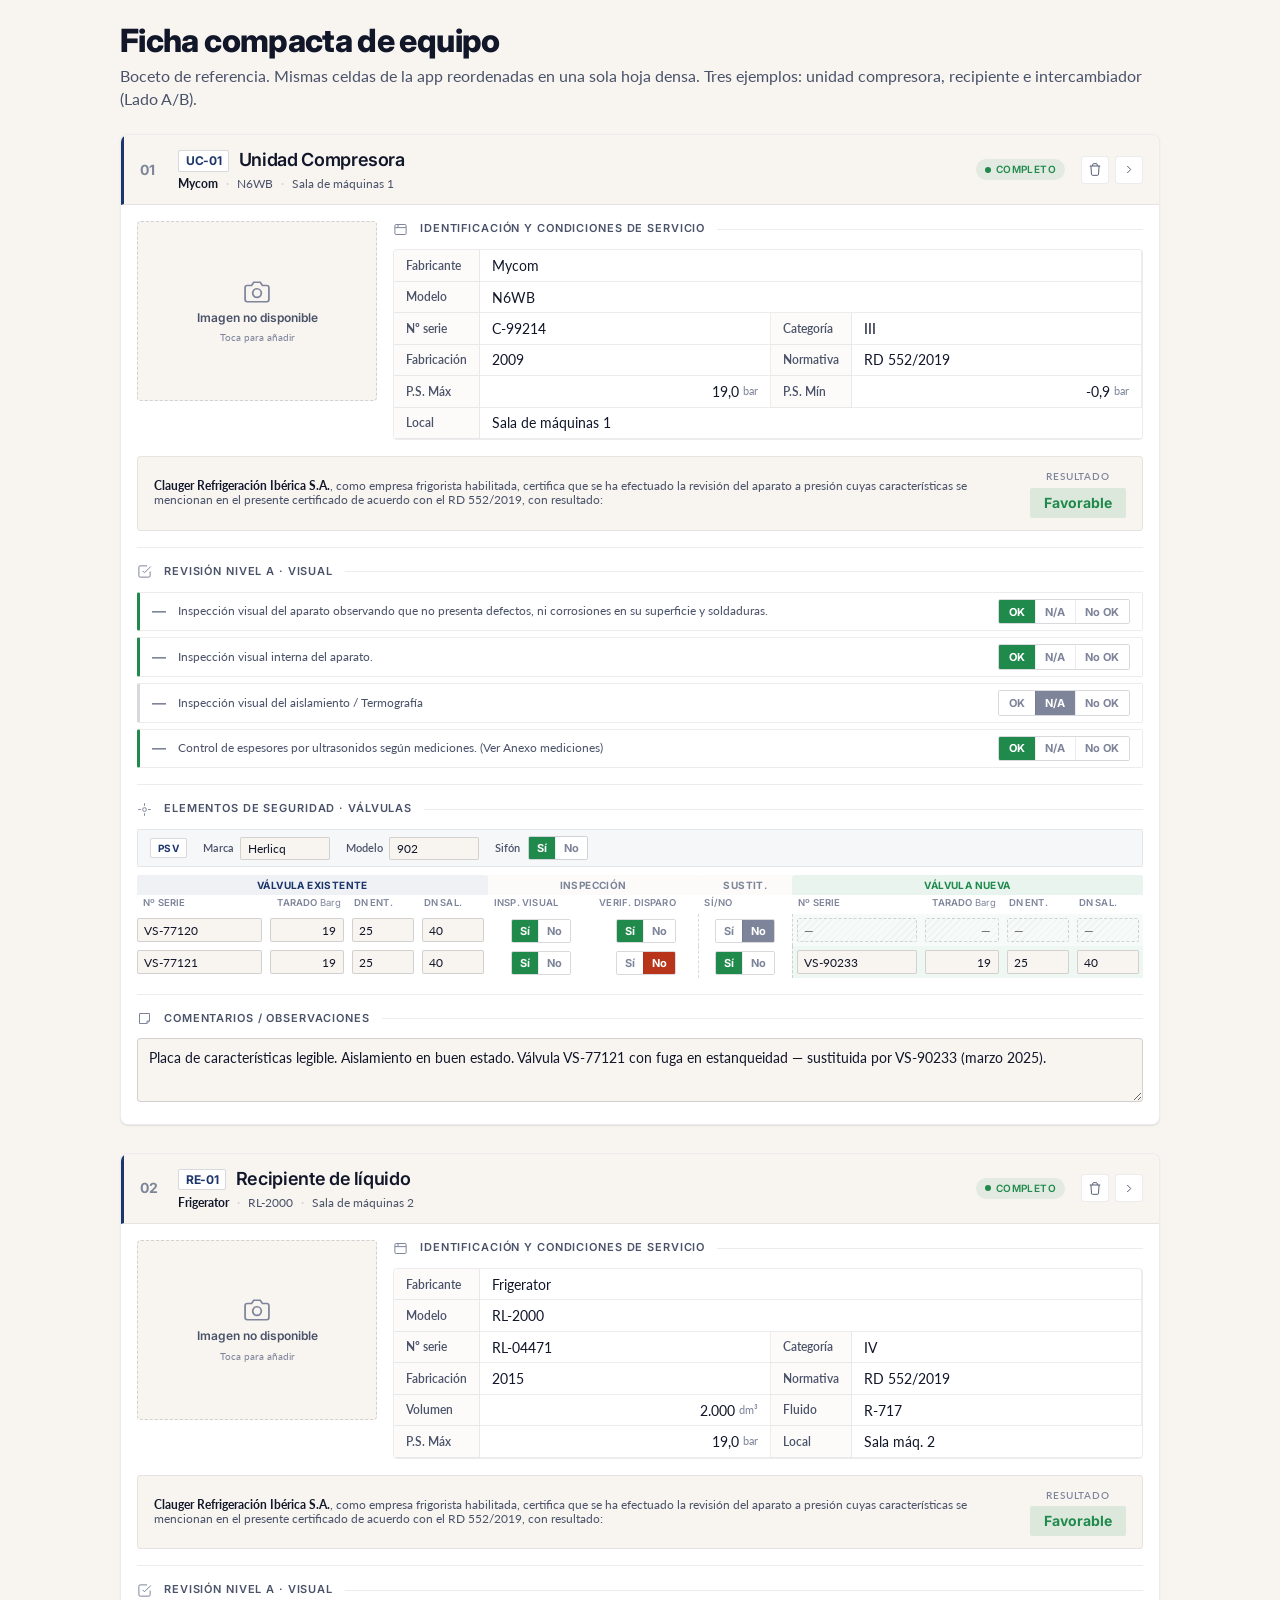
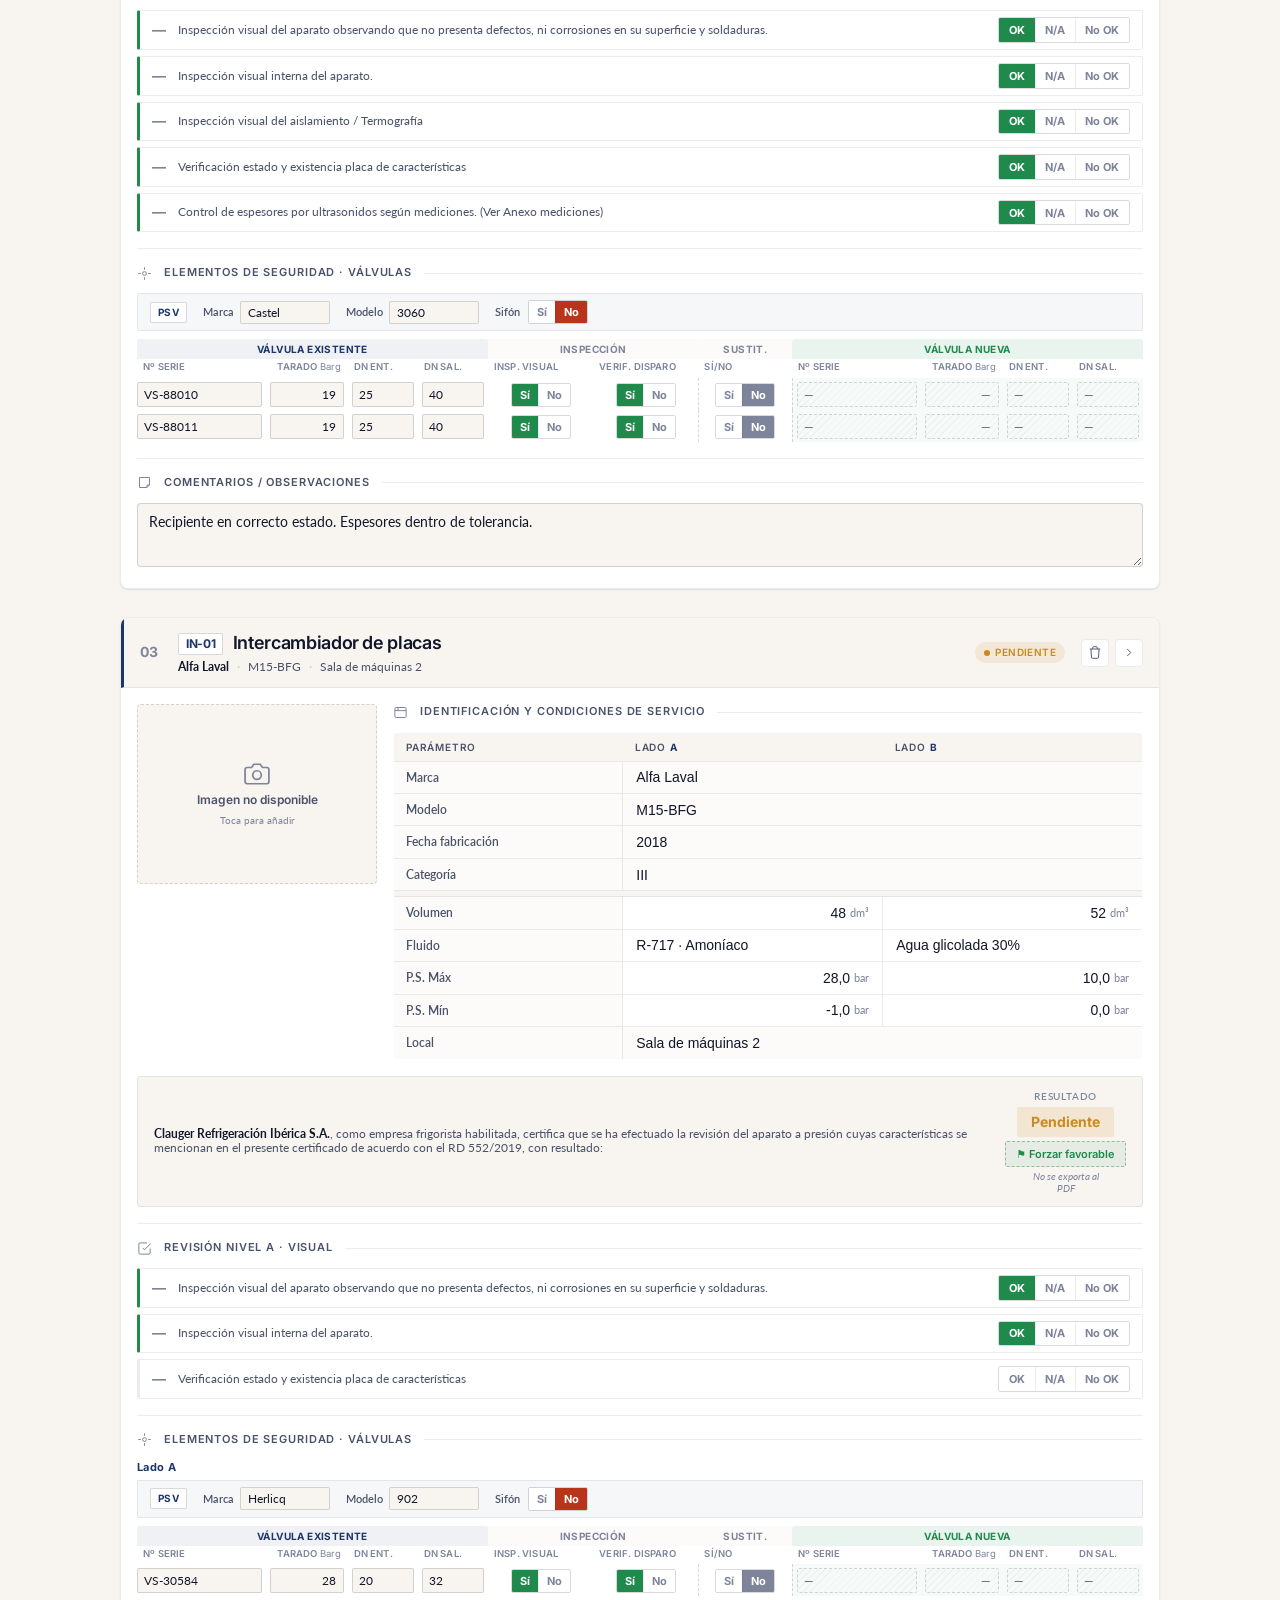
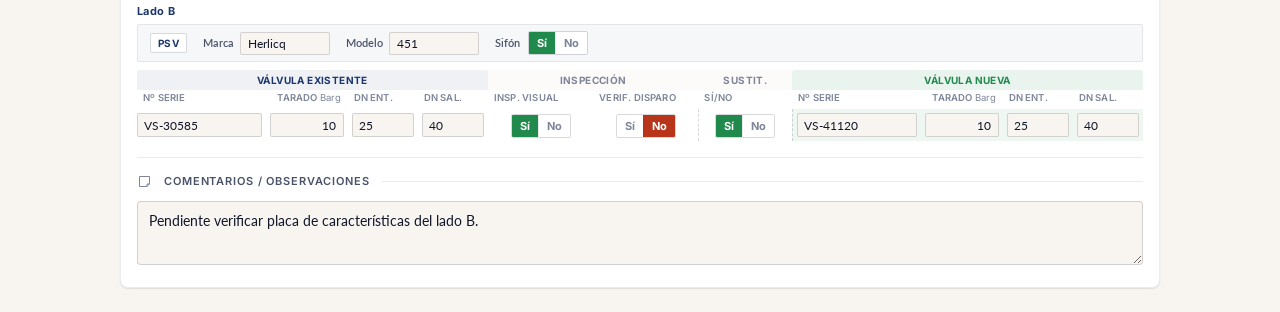
<file: design/Equipos - Ficha Compacta -referencia-.html>
<!DOCTYPE html>
<html lang="es">
<head>
<meta charset="UTF-8">
<meta name="viewport" content="width=device-width, initial-scale=1">
<title>Ficha compacta de equipo — referencia para Claude Code</title>
<!-- ============================================================
     BOCETO DE REFERENCIA — Ficha compacta de equipo (Clauger)
     Archivo autocontenido: tokens + estilos + maquetacion incrustados.
     No requiere conexion ni archivos externos.
     Clases clave a reutilizar:
       .eq / .eq-bar / .eq-body   -> tarjeta de equipo
       .ficha-top / .dsheet       -> foto + identificacion
       .ab / .ab-comb             -> tabla A/B con celdas combinadas
       .cert / .res-force         -> certificacion + "forzar favorable"
       .ck / .seg                 -> checklist Nivel A (Si/No/NA)
       .psv-gen                   -> bloque generico PSV (Marca/Modelo/Sifon)
       .vtab--pair                -> tabla de valvulas existente|nueva con DN ent/sal
     ============================================================ -->
<style>
/* ===== design tokens (Clauger) ===== */
/* ==========================================================================
   Clauger Design System — Tokens
   Source: Clauger Brand Guidelines V4 (WIP), 2025/2026
   ========================================================================== */

@import url('https://fonts.googleapis.com/css2?family=Inter:wght@300;400;500;600;700;800&family=Lato:wght@300;400;700;900&display=swap');

:root {
  /* ---------- Core palette (web) ---------- */
  --c-bleu-sombre:       #111629;  /* Replaces black in most cases */
  --c-bleu-intermediate: #152849;
  --c-bleu:              #1c366c;  /* Logo blue (post-2025 adjustment) */
  --c-beige:             #ebe2d6;
  --c-ecru:              #f8f5f1;  /* Replaces white in most cases */
  --c-noir-pur:          #000000;  /* Reserved use */
  --c-blanc-pur:         #ffffff;  /* Reserved use */

  /* Logo accent — Pantone 654C reference */
  --c-rouge-logo:        #d32525;

  /* ---------- Market accents ---------- */
  --c-mkt-panification:  #daaa55;
  --c-mkt-patinoires:    #bfc3cf;
  --c-mkt-laitiers:      #b6dccf;
  --c-mkt-fruits:        #dbe38d;
  --c-mkt-viandes:       #f19f8a;
  --c-mkt-boisson:       #f7ae6a;
  --c-mkt-fromagerie:    #fec748;
  --c-mkt-environnement: #72bb6c;

  /* ---------- Semantic ---------- */
  --bg-page:        var(--c-ecru);
  --bg-surface:     #ffffff;
  --bg-raised:      var(--c-beige);
  --bg-inverse:     var(--c-bleu-sombre);

  --ink-primary:    var(--c-bleu-sombre);
  --ink-secondary:  #4a5269;
  --ink-tertiary:   #7e859a;
  --ink-on-dark:    var(--c-ecru);
  --ink-link:       var(--c-bleu);

  --line-soft:      rgba(17, 22, 41, 0.08);
  --line-medium:    rgba(17, 22, 41, 0.16);
  --line-strong:    rgba(17, 22, 41, 0.32);
  --line-on-dark:   rgba(248, 245, 241, 0.16);

  --feedback-success: #1f8a4c;
  --feedback-warning: #c98a1f;
  --feedback-danger:  #b8351c;
  --feedback-info:    var(--c-bleu);

  /* ---------- Type ---------- */
  --font-display: 'Inter', 'Aptos', 'Arial', system-ui, sans-serif;
  --font-body:    'Lato', 'Aptos', 'Arial', system-ui, sans-serif;
  --font-mono:    'JetBrains Mono', 'Menlo', monospace;

  /* Body text base = 10pt as per brandbook; secondary +50% = 15pt; primary 22.5pt */
  /* Translated to a screen scale anchored at 16px */
  --fs-12: 0.75rem;   /* 12 — meta/caption */
  --fs-14: 0.875rem;  /* 14 — small */
  --fs-16: 1rem;      /* 16 — body default */
  --fs-18: 1.125rem;  /* 18 — body large */
  --fs-20: 1.25rem;   /* 20 — lead */
  --fs-24: 1.5rem;    /* 24 — h4 / sub */
  --fs-32: 2rem;      /* 32 — h3 */
  --fs-44: 2.75rem;   /* 44 — h2 */
  --fs-60: 3.75rem;   /* 60 — h1 */
  --fs-88: 5.5rem;    /* 88 — display */

  --lh-tight:   1.05;
  --lh-snug:    1.2;
  --lh-normal:  1.45;
  --lh-relaxed: 1.6;

  --tracking-tight: -0.02em;
  --tracking-normal: 0;
  --tracking-wide:  0.04em;
  --tracking-caps:  0.08em;

  /* ---------- Spacing ---------- */
  --space-0:  0;
  --space-1:  0.25rem;
  --space-2:  0.5rem;
  --space-3:  0.75rem;
  --space-4:  1rem;
  --space-5:  1.5rem;
  --space-6:  2rem;
  --space-7:  3rem;
  --space-8:  4rem;
  --space-9:  6rem;
  --space-10: 8rem;

  /* ---------- Radii ---------- */
  --radius-none: 0;
  --radius-sm:   2px;
  --radius-md:   4px;
  --radius-lg:   8px;
  --radius-xl:   12px;
  --radius-pill: 999px;

  /* ---------- Elevation ---------- */
  --shadow-flat: none;
  --shadow-sm:   0 1px 2px rgba(17, 22, 41, 0.06), 0 1px 1px rgba(17, 22, 41, 0.04);
  --shadow-md:   0 4px 12px rgba(17, 22, 41, 0.08), 0 1px 2px rgba(17, 22, 41, 0.04);
  --shadow-lg:   0 12px 32px rgba(17, 22, 41, 0.12), 0 2px 6px rgba(17, 22, 41, 0.06);
  --shadow-focus: 0 0 0 3px rgba(28, 54, 108, 0.32);

  /* ---------- Motion ---------- */
  --ease-standard: cubic-bezier(0.2, 0, 0, 1);
  --ease-emphasis: cubic-bezier(0.3, 0, 0, 1.1);
  --dur-quick: 120ms;
  --dur-base:  200ms;
  --dur-slow:  360ms;

  /* ---------- Layout ---------- */
  --container-narrow: 720px;
  --container:        1120px;
  --container-wide:   1440px;
  --grid-gutter:      24px;
  --gridline-width:   1px;
}

/* ---------- Base reset/utilities for system pages ---------- */
*, *::before, *::after { box-sizing: border-box; }

html, body {
  margin: 0;
  padding: 0;
  background: var(--bg-page);
  color: var(--ink-primary);
  font-family: var(--font-body);
  font-size: var(--fs-16);
  line-height: var(--lh-normal);
  -webkit-font-smoothing: antialiased;
  -moz-osx-font-smoothing: grayscale;
  text-rendering: optimizeLegibility;
}

h1, h2, h3, h4, h5, h6 {
  font-family: var(--font-display);
  color: var(--ink-primary);
  margin: 0;
  letter-spacing: var(--tracking-tight);
  font-weight: 700;
}

h1 { font-size: var(--fs-60); line-height: var(--lh-tight); font-weight: 800; }
h2 { font-size: var(--fs-44); line-height: var(--lh-tight); font-weight: 700; }
h3 { font-size: var(--fs-32); line-height: var(--lh-snug); font-weight: 700; }
h4 { font-size: var(--fs-24); line-height: var(--lh-snug); font-weight: 600; }
h5 { font-size: var(--fs-20); line-height: var(--lh-snug); font-weight: 600; }
h6 {
  font-size: var(--fs-12);
  line-height: var(--lh-snug);
  font-weight: 600;
  letter-spacing: var(--tracking-caps);
  text-transform: uppercase;
  color: var(--ink-secondary);
}

p { margin: 0; }

a {
  color: var(--ink-link);
  text-decoration: none;
  border-bottom: 1px solid currentColor;
  transition: opacity var(--dur-quick) var(--ease-standard);
}
a:hover { opacity: 0.7; }

/* Inverted scope */
.on-dark {
  background: var(--bg-inverse);
  color: var(--ink-on-dark);
}
.on-dark h1, .on-dark h2, .on-dark h3, .on-dark h4, .on-dark h5 { color: var(--ink-on-dark); }
.on-dark h6 { color: rgba(248, 245, 241, 0.7); }

/* The brand arrow — used as a section/lead-in mark per brandbook (↘) */
.arrow-mark {
  display: inline-block;
  width: 1em;
  height: 1em;
  transform: translateY(0.05em);
}

/* Caps eyebrow */
.eyebrow {
  font-family: var(--font-display);
  font-size: var(--fs-12);
  font-weight: 600;
  letter-spacing: var(--tracking-caps);
  text-transform: uppercase;
  color: var(--ink-secondary);
}
.on-dark .eyebrow { color: rgba(248, 245, 241, 0.65); }

/* Container */
.container { max-width: var(--container); margin: 0 auto; padding: 0 var(--space-5); }
.container-wide { max-width: var(--container-wide); margin: 0 auto; padding: 0 var(--space-5); }
.container-narrow { max-width: var(--container-narrow); margin: 0 auto; padding: 0 var(--space-5); }

</style>
<style>
/* ===== estilos de la ficha ===== */

  *, *::before, *::after { box-sizing: border-box; }
  body { margin: 0; font-family: var(--font-body); color: var(--ink-primary); }

  /* ===== shell of one ficha (reuses app card) ===== */
  .eq { background: var(--bg-surface); border: 1px solid var(--line-soft); border-radius: var(--radius-lg); box-shadow: var(--shadow-sm); overflow: hidden; }
  .eq-bar { display: flex; align-items: center; gap: var(--space-4); padding: var(--space-3) var(--space-4); border-left: 3px solid var(--c-bleu); background: var(--c-ecru); border-bottom: 1px solid var(--line-soft); }
  .eq-bar.wip { border-left-color: var(--feedback-warning); }
  .eq-idx { font-family: var(--font-display); font-weight: 700; font-size: var(--fs-14); color: var(--ink-tertiary); min-width: 22px; }
  .eq-tw { flex: 1; min-width: 0; }
  .eq-title { font-family: var(--font-display); font-weight: 600; font-size: var(--fs-18); letter-spacing: var(--tracking-tight); }
  .eq-code { display: inline-block; font-size: var(--fs-12); font-weight: 700; color: var(--c-bleu); background: #fff; border: 1px solid var(--line-medium); border-radius: var(--radius-sm); padding: 1px 7px; margin-right: 6px; vertical-align: middle; }
  .eq-sum { display: flex; flex-wrap: wrap; gap: 0 var(--space-2); font-size: var(--fs-12); color: var(--ink-secondary); margin-top: 2px; }
  .eq-sum .sep { color: var(--line-medium); }
  .eq-sum b { color: var(--ink-primary); }
  .chip { display: inline-flex; align-items: center; gap: 5px; font-family: var(--font-display); font-size: 10px; font-weight: 600; letter-spacing: var(--tracking-wide); text-transform: uppercase; padding: 3px 9px; border-radius: var(--radius-pill); }
  .chip::before { content: ""; width: 6px; height: 6px; border-radius: 50%; background: currentColor; }
  .chip--ok { color: var(--feedback-success); background: rgba(31,138,76,.1); }
  .chip--wip { color: var(--feedback-warning); background: rgba(201,138,31,.12); }
  .eq-tools { display: flex; gap: 6px; }
  .icon-btn { width: 28px; height: 28px; display: inline-flex; align-items: center; justify-content: center; border: 1px solid var(--line-soft); border-radius: var(--radius-md); background: var(--bg-surface); color: var(--ink-secondary); cursor: pointer; }
  .icon-btn svg { width: 15px; height: 15px; }
  .icon-btn--danger:hover { color: var(--feedback-danger); border-color: rgba(184,53,28,.3); }

  .eq-body { padding: var(--space-4); display: flex; flex-direction: column; gap: var(--space-4); }

  /* ===== group header ===== */
  .grp-h { display: flex; align-items: center; gap: var(--space-3); margin-bottom: var(--space-3); }
  .grp-h .eyebrow { font-family: var(--font-display); font-size: 11px; font-weight: 600; letter-spacing: var(--tracking-caps); text-transform: uppercase; color: var(--ink-secondary); white-space: nowrap; }
  .grp-h svg { width: 15px; height: 15px; color: var(--ink-tertiary); flex: none; }
  .grp-h .rule { flex: 1; height: 1px; background: var(--line-soft); }
  .grp { padding-top: var(--space-4); border-top: 1px solid var(--line-soft); }

  /* ===== TOP ZONE: photo + identification side by side ===== */
  .ficha-top { display: grid; grid-template-columns: 240px 1fr; gap: var(--space-4); align-items: start; }
  .ficha-photo .slot { border: 1.5px dashed var(--line-medium); border-radius: var(--radius-md); background: var(--bg-page); aspect-ratio: 4/3; display: flex; align-items: center; justify-content: center; cursor: pointer; }
  .slot-noimg { display: flex; flex-direction: column; align-items: center; gap: 4px; color: var(--ink-tertiary); text-align: center; }
  .slot-noimg svg { width: 26px; height: 26px; }
  .slot-noimg b { font-family: var(--font-display); font-size: var(--fs-12); font-weight: 600; color: var(--ink-secondary); }
  .slot-noimg span { font-size: 10px; }

  /* compact datasheet: label | value [ | label | value ] */
  .dsheet { display: grid; grid-template-columns: max-content minmax(0,1fr) max-content minmax(0,1fr); border: 1px solid var(--line-soft); border-radius: var(--radius-md); overflow: hidden; }
  .dl { font-size: var(--fs-12); font-weight: 600; color: var(--ink-secondary); background: #fcfbf9; padding: 0 var(--space-3); display: flex; align-items: center; border-right: 1px solid var(--line-soft); border-bottom: 1px solid var(--line-soft); white-space: nowrap; }
  .dv { border-bottom: 1px solid var(--line-soft); border-right: 1px solid var(--line-soft); display: flex; align-items: center; min-width: 0; }
  .dv:last-child { border-right: 0; }
  .dv--wide { grid-column: 2 / -1; }
  .di { flex: 1; border: 0; background: transparent; font-family: var(--font-body); font-size: var(--fs-14); color: var(--ink-primary); padding: .42rem var(--space-3); width: 100%; min-width: 0; font-variant-numeric: tabular-nums; }
  .di:focus { outline: none; background: rgba(28,54,108,.05); }
  .dv.num { } .dv.num .di { text-align: right; padding-right: 4px; }
  .du { font-size: 11px; color: var(--ink-tertiary); padding-right: var(--space-3); }
  .di--sel { color: var(--ink-primary); }

  /* A/B comparison (intercambiador) */
  .ab { width: 100%; border-collapse: collapse; border: 1px solid var(--line-soft); border-radius: var(--radius-md); overflow: hidden; }
  .ab thead th { font-family: var(--font-display); font-size: 10px; font-weight: 600; letter-spacing: var(--tracking-caps); text-transform: uppercase; color: var(--ink-secondary); padding: .4rem var(--space-3); background: var(--c-ecru); border-bottom: 1px solid var(--line-soft); text-align: left; }
  .ab thead th.side { width: 34%; } .ab thead th.side b { color: var(--c-bleu); }
  .ab tbody th { font-size: var(--fs-12); font-weight: 600; color: var(--ink-secondary); padding: 0 var(--space-3); width: 30%; background: #fcfbf9; border-right: 1px solid var(--line-soft); text-align: left; }
  .ab tbody tr + tr td, .ab tbody tr + tr th { border-top: 1px solid var(--line-soft); }
  .ab td { border-left: 1px solid var(--line-soft); }
  .ab td .cell { display: flex; align-items: center; }
  .ab td .ci { flex: 1; border: 0; background: transparent; font-size: var(--fs-14); padding: .42rem var(--space-3); width: 100%; font-variant-numeric: tabular-nums; color: var(--ink-primary); }
  .ab td.num .ci { text-align: right; padding-right: 4px; }
  .ab td .cu { font-size: 11px; color: var(--ink-tertiary); padding-right: var(--space-3); }

  /* ===== certification band ===== */
  .cert { background: var(--c-ecru); border: 1px solid var(--line-soft); border-radius: var(--radius-md); padding: var(--space-3) var(--space-4); display: flex; align-items: center; gap: var(--space-4); }
  .cert p { margin: 0; font-size: var(--fs-12); line-height: var(--lh-snug); color: var(--ink-secondary); flex: 1; }
  .cert p b { color: var(--ink-primary); }
  .cert-res { display: flex; flex-direction: column; align-items: center; gap: 4px; flex: none; }
  .cert-k { font-size: 10px; font-weight: 600; letter-spacing: var(--tracking-caps); text-transform: uppercase; color: var(--ink-tertiary); }
  .cert-badge { font-family: var(--font-display); font-size: var(--fs-14); font-weight: 700; padding: 5px 14px; border-radius: var(--radius-sm); background: rgba(201,138,31,.14); color: var(--feedback-warning); white-space: nowrap; }
  .cert-badge.fav { background: rgba(31,138,76,.12); color: var(--feedback-success); }
  .res-force { font-family: var(--font-display); font-size: 11px; font-weight: 600; color: var(--feedback-success); background: rgba(31,138,76,.08); border: 1px dashed rgba(31,138,76,.45); border-radius: var(--radius-sm); padding: 5px 10px; cursor: pointer; white-space: nowrap; }
  .res-force:hover { background: rgba(31,138,76,.16); }
  .res-force.is-on { background: var(--feedback-success); color: #fff; border-style: solid; }
  .res-note { font-size: 9.5px; color: var(--ink-tertiary); font-style: italic; max-width: 80px; line-height: 1.2; text-align: center; }

  /* ===== visual checklist ===== */
  .ck-list { display: flex; flex-direction: column; gap: 6px; }
  .ck { display: grid; grid-template-columns: auto 1fr auto; align-items: center; gap: var(--space-3); background: var(--bg-surface); border: 1px solid var(--line-soft); border-left: 3px solid var(--line-soft); border-radius: var(--radius-sm); padding: 6px var(--space-3); }
  .ck.is-ok { border-left-color: var(--feedback-success); }
  .ck.is-bad { border-left-color: var(--feedback-danger); }
  .ck.is-na { border-left-color: var(--line-medium); }
  .ck-no { font-family: var(--font-display); font-weight: 700; color: var(--ink-tertiary); font-size: var(--fs-14); }
  .ck-t { font-size: var(--fs-12); color: var(--ink-secondary); line-height: var(--lh-snug); }

  /* segmented controls */
  .seg { display: inline-flex; border: 1px solid var(--line-medium); border-radius: var(--radius-sm); overflow: hidden; flex: none; }
  .seg button { font-family: var(--font-display); font-weight: 700; border: 0; background: var(--bg-surface); color: var(--ink-tertiary); cursor: pointer; border-left: 1px solid var(--line-soft); white-space: nowrap; }
  .seg button:first-child { border-left: 0; }
  .seg--sm button { font-size: 11px; padding: .3rem .6rem; }
  .seg--mini button { font-size: 11px; padding: .25rem .5rem; min-width: 26px; }
  .seg button.on-ok { background: var(--feedback-success); color: #fff; }
  .seg button.on-bad { background: var(--feedback-danger); color: #fff; }
  .seg button.on-na { background: var(--ink-tertiary); color: #fff; }

  /* ===== valve table ===== */
  .vside { font-family: var(--font-display); font-size: 11px; font-weight: 700; color: var(--c-bleu); margin: var(--space-2) 0 4px; letter-spacing: var(--tracking-wide); }
  .vtab { width: 100%; border-collapse: collapse; }
  .vtab th { font-family: var(--font-display); font-size: 10px; font-weight: 600; letter-spacing: .02em; text-transform: uppercase; color: var(--ink-tertiary); text-align: left; padding: 0 6px var(--space-2); line-height: 1.2; }
  .vtab th span { font-weight: 400; text-transform: none; }
  .vtab th.num { text-align: right; }
  .vtab td { padding: 3px 6px 3px 0; }
  .vtab td:first-child { padding-left: 0; }
  .vtab .ci { width: 100%; font-family: var(--font-body); font-size: var(--fs-12); color: var(--ink-primary); background: var(--bg-page); border: 1px solid var(--line-medium); border-radius: var(--radius-sm); padding: .35rem .5rem; font-variant-numeric: tabular-nums; }
  .vtab td.num .ci { text-align: right; }
  .vtab--safety td:nth-child(n+4) { text-align: center; }

  /* combined (merged) rows in A/B table */
  .ab .ab-comb th { width: 30%; }
  .ab .ab-comb td { background: #fcfbf9; }
  .ab tr.ab-divider td { padding: 0; height: 6px; background: var(--c-ecru); border-top: 1px solid var(--line-soft); }

  /* generic PSV header block */
  .psv-gen { display: flex; align-items: center; flex-wrap: wrap; gap: var(--space-2) var(--space-4); padding: 6px var(--space-3); margin-bottom: var(--space-2); background: rgba(28,54,108,.04); border: 1px solid var(--line-soft); border-radius: var(--radius-sm); }
  .psv-tag { font-family: var(--font-display); font-size: 10px; font-weight: 700; letter-spacing: var(--tracking-wide); color: var(--c-bleu); background: #fff; border: 1px solid var(--line-medium); border-radius: var(--radius-sm); padding: 2px 7px; }
  .pg-f { display: inline-flex; align-items: center; gap: 6px; font-size: 11px; font-weight: 600; color: var(--ink-secondary); }
  .pg { width: 90px; font-family: var(--font-body); font-size: 11.5px; color: var(--ink-primary); background: var(--bg-page); border: 1px solid var(--line-medium); border-radius: var(--radius-sm); padding: .25rem .45rem; }
  .pg-sif { gap: 8px; }

  /* ===== paired valve table: existente | inspección | nueva ===== */
  .vtab--pair { table-layout: fixed; }
  .vtab--pair col { }
  .vtab--pair .vgrp th { font-family: var(--font-display); font-size: 10px; font-weight: 700; letter-spacing: var(--tracking-wide); text-transform: uppercase; text-align: center; padding: 4px 6px; border-radius: var(--radius-sm) var(--radius-sm) 0 0; }
  .vtab--pair .vgrp .g-old { background: rgba(28,54,108,.07); color: var(--c-bleu); }
  .vtab--pair .vgrp .g-insp { background: #fcfbf9; color: var(--ink-tertiary); }
  .vtab--pair .vgrp .g-arrow { background: transparent; }
  .vtab--pair .vgrp .g-new { background: rgba(31,138,76,.09); color: var(--feedback-success); }
  .vtab--pair .vgrp .g-sust { background: #fcfbf9; color: var(--ink-tertiary); }
  .vtab--pair .vsub th { font-size: 9.5px; font-weight: 600; color: var(--ink-tertiary); text-transform: uppercase; letter-spacing: .02em; text-align: left; padding: 3px 6px 5px; line-height: 1.1; }
  .vtab--pair .vsub th span { font-weight: 400; text-transform: none; }
  .vtab--pair .vsub th.num { text-align: right; }
  .vtab--pair td { padding: 3px 4px; vertical-align: middle; }
  .vtab--pair .ci { width: 100%; font-family: var(--font-body); font-size: 11.5px; color: var(--ink-primary); background: var(--bg-page); border: 1px solid var(--line-medium); border-radius: var(--radius-sm); padding: .3rem .4rem; font-variant-numeric: tabular-nums; }
  .vtab--pair td.num .ci { text-align: right; }
  .vtab--pair .ci--empty { background: repeating-linear-gradient(135deg, transparent, transparent 4px, rgba(0,0,0,.03) 4px, rgba(0,0,0,.03) 5px); border-style: dashed; }
  .vtab--pair .vc-new { background: rgba(31,138,76,.04); }
  .vtab--pair .vc-new:first-of-type { border-left: 2px solid rgba(31,138,76,.2); }
  .vtab--pair .vc-sust { text-align: center; border-left: 1px dashed var(--line-medium); border-right: 1px dashed var(--line-medium); }
  .vtab--pair td.g-arrow, .vtab--pair .vc-arrow { text-align: center; padding: 0; }
  .vtab--pair .vc-arrow { border-left: 1px dashed var(--line-medium); }
  .vsubst { font-size: 16px; font-weight: 700; line-height: 1; }
  .vsubst.yes { color: var(--feedback-success); }
  .vsubst.no { color: var(--line-medium); }
  .vtab--pair tr.is-sub .vc-new { background: rgba(31,138,76,.07); }
  .vtab--pair .vc-insp { text-align: center; }
  .vtab--pair .vc-insp .seg { display: inline-flex; }

  /* comments */
  .finput--area { width: 100%; font-family: var(--font-body); font-size: var(--fs-14); color: var(--ink-primary); background: var(--bg-page); border: 1px solid var(--line-medium); border-radius: var(--radius-md); padding: .55rem .7rem; min-height: 64px; resize: vertical; line-height: var(--lh-normal); }
  .grp--last { }

  /* canvas note */
  .cv-note { font-family: var(--font-body); font-size: 13px; color: var(--ink-secondary); line-height: 1.5; }
  .cv-note b { color: var(--ink-primary); }

  body { background: var(--bg-page); padding: 24px; }
  .ref-wrap { max-width: 1040px; margin: 0 auto; display: flex; flex-direction: column; gap: 28px; }
  .ref-head { max-width: 1040px; margin: 0 auto 24px; }
  .ref-head h1 { font-size: var(--fs-32); }
  .ref-head p { color: var(--ink-secondary); margin-top: 6px; font-size: var(--fs-16); }
</style>
</head>
<body>
<div class="ref-head">
  <h1>Ficha compacta de equipo</h1>
  <p>Boceto de referencia. Mismas celdas de la app reordenadas en una sola hoja densa. Tres ejemplos: unidad compresora, recipiente e intercambiador (Lado A/B).</p>
</div>
<div class="ref-wrap" id="wrap"></div>
<script>
/* ============================================================================
   Ficha compacta de equipo — reordena las celdas EXISTENTES de la app
   en una sola hoja densa, al estilo del Excel actual.
   No se inventan celdas nuevas: foto, identificación, condiciones de servicio,
   certificación, revisión nivel A, válvulas y comentarios ya existían.
   ============================================================================ */

const ic = {
  doc:`<svg viewBox="0 0 24 24" fill="none" stroke="currentColor" stroke-width="1.6"><rect x="3" y="4" width="18" height="16" rx="2"/><path d="M3 9h18M8 4v5"/></svg>`,
  gauge:`<svg viewBox="0 0 24 24" fill="none" stroke="currentColor" stroke-width="1.6"><path d="M12 14l4-4M3.5 18a9 9 0 1 1 17 0"/></svg>`,
  check:`<svg viewBox="0 0 24 24" fill="none" stroke="currentColor" stroke-width="1.6"><path d="M9 11l3 3L22 4"/><path d="M21 12v7a2 2 0 0 1-2 2H5a2 2 0 0 1-2-2V5a2 2 0 0 1 2-2h11"/></svg>`,
  valve:`<svg viewBox="0 0 24 24" fill="none" stroke="currentColor" stroke-width="1.6"><circle cx="12" cy="12" r="3"/><path d="M12 2v4M12 18v4M2 12h4M18 12h4"/></svg>`,
  note:`<svg viewBox="0 0 24 24" fill="none" stroke="currentColor" stroke-width="1.6"><path d="M4 4h16v12l-4 4H4z"/><path d="M16 20v-4h4"/></svg>`,
  cam:`<svg viewBox="0 0 24 24" fill="none" stroke="currentColor" stroke-width="1.6"><path d="M23 19a2 2 0 0 1-2 2H3a2 2 0 0 1-2-2V8a2 2 0 0 1 2-2h4l2-3h6l2 3h4a2 2 0 0 1 2 2z"/><circle cx="12" cy="13" r="4"/></svg>`,
  trash:`<svg viewBox="0 0 24 24" fill="none" stroke="currentColor" stroke-width="1.6"><path d="M3 6h18M8 6V4a2 2 0 0 1 2-2h4a2 2 0 0 1 2 2v2M19 6l-1 14a2 2 0 0 1-2 2H8a2 2 0 0 1-2-2L5 6"/></svg>`,
  chev:`<svg viewBox="0 0 24 24" fill="none" stroke="currentColor" stroke-width="1.6"><path d="M9 18l6-6-6-6"/></svg>`,
};

// label/value row helpers ----------------------------------------------------
function val(v, unit){
  if(unit) return `<div class="dv num"><input class="di" value="${v}"><span class="du">${unit}</span></div>`;
  return `<div class="dv"><input class="di" value="${v}"></div>`;
}
function sel(v, unit){
  return `<div class="dv"><div class="di di--sel">${v}</div></div>`;
}
// one full-width row: label + value spanning the 3 remaining columns
function row1(label, v, unit){
  const inner = unit ? `<input class="di" value="${v}"><span class="du">${unit}</span>` : `<input class="di" value="${v}">`;
  return `<div class="dl">${label}</div><div class="dv dv--wide${unit?' num':''}">${inner}</div>`;
}
// two pairs in a row
function row2(l1,v1,u1,l2,v2,u2){ return `<div class="dl">${l1}</div>${val(v1,u1)}<div class="dl">${l2}</div>${val(v2,u2)}`; }

// the visual-inspection checklist (Revisión Nivel A) --------------------------
function checklist(items){
  return items.map(it=>{
    const cls = it.s==='ok'?'is-ok':it.s==='na'?'is-na':it.s==='bad'?'is-bad':'';
    const seg = ['ok','na','bad'].map(v=>{
      const on = it.s===v?`on-${v==='ok'?'ok':v==='na'?'na':'bad'}`:'';
      const lab = v==='ok'?'OK':v==='na'?'N/A':'No OK';
      return `<button class="${on}">${lab}</button>`;
    }).join('');
    return `<div class="ck ${cls}"><span class="ck-no">—</span><div class="ck-t">${it.t}</div><div class="seg seg--sm">${seg}</div></div>`;
  }).join('');
}

// Sí/No mini toggles ----------------------------------------------------------
function yesNo(state){ // 'si' | 'no' | ''
  return `<div class="seg seg--mini">${[['si','Sí'],['no','No']].map(([v,g])=>`<button class="${state===v?(v==='si'?'on-ok':'on-bad'):''}">${g}</button>`).join('')}</div>`;
}
function yesNoSub(state){ // sustitución: Sí verde, No gris
  return `<div class="seg seg--mini">${[['si','Sí'],['no','No']].map(([v,g])=>`<button class="${state===v?(v==='si'?'on-ok':'on-na'):''}">${g}</button>`).join('')}</div>`;
}

// safety valve section — generic PSV header + paired EXISTENTE | NUEVA ----------
function valvePairTable(side, psv, rows){
  const gen = `<div class="psv-gen">
    <span class="psv-tag">PSV</span>
    <label class="pg-f">Marca<input class="pg" value="${psv.marca}"></label>
    <label class="pg-f">Modelo<input class="pg" value="${psv.modelo}"></label>
    <span class="pg-f pg-sif">Sifón ${yesNo(psv.sifon)}</span>
  </div>`;
  const head = `<thead>
    <tr class="vgrp">
      <th colspan="4" class="g-old">Válvula existente</th>
      <th colspan="2" class="g-insp">Inspección</th>
      <th class="g-sust">Sustit.</th>
      <th colspan="4" class="g-new">Válvula nueva</th>
    </tr>
    <tr class="vsub">
      <th>Nº serie</th><th class="num">Tarado <span>Barg</span></th><th>DN ent.</th><th>DN sal.</th>
      <th>Insp. visual</th><th>Verif. disparo</th>
      <th>Sí/No</th>
      <th>Nº serie</th><th class="num">Tarado <span>Barg</span></th><th>DN ent.</th><th>DN sal.</th>
    </tr></thead>`;
  const body = rows.map(r=>{
    const sub = r[6];
    const nc = (v)=> sub ? `<input class="ci" value="${v}">` : `<input class="ci ci--empty" value="" placeholder="—" disabled>`;
    return `<tr class="${sub?'is-sub':''}">
      <td><input class="ci" value="${r[0]}"></td>
      <td class="num"><input class="ci" value="${r[1]}"></td>
      <td><input class="ci" value="${r[2]}"></td>
      <td><input class="ci" value="${r[3]}"></td>
      <td class="vc-insp">${yesNo(r[4])}</td>
      <td class="vc-insp">${yesNo(r[5])}</td>
      <td class="vc-sust">${yesNoSub(sub?'si':'no')}</td>
      <td class="vc-new">${nc(r[7])}</td>
      <td class="vc-new num">${nc(r[8])}</td>
      <td class="vc-new">${nc(r[9])}</td>
      <td class="vc-new">${nc(r[10])}</td>
    </tr>`;
  }).join('');
  return `${side?`<div class="vside">${side}</div>`:''}${gen}<table class="vtab vtab--pair">
    <colgroup><col style="width:11%"><col style="width:7%"><col style="width:6%"><col style="width:6%"><col style="width:9%"><col style="width:9%"><col style="width:8%"><col style="width:11%"><col style="width:7%"><col style="width:6%"><col style="width:6%"></colgroup>
    ${head}<tbody>${body}</tbody></table>`;
}

// the whole ficha -------------------------------------------------------------
function buildFicha(cfg){
  const idBlock = cfg.lados
    ? `<table class="ab ab--compact">
        <thead><tr><th>Parámetro</th><th class="side">Lado&nbsp;<b>A</b></th><th class="side">Lado&nbsp;<b>B</b></th></tr></thead>
        <tbody>
          ${(cfg.combined||[]).map(r=>`<tr class="ab-comb"><th>${r[0]}</th><td colspan="2"><div class="cell"><input class="ci" value="${r[1]}">${r[2]?`<span class="cu">${r[2]}</span>`:''}</div></td></tr>`).join('')}
          ${cfg.combined?`<tr class="ab-divider"><td colspan="3"></td></tr>`:''}
          ${cfg.lados.map(r=>`<tr><th>${r[0]}</th>
          <td class="${r[3]?'num':''}"><div class="cell"><input class="ci" value="${r[1]}">${r[3]?`<span class="cu">${r[3]}</span>`:''}</div></td>
          <td class="${r[3]?'num':''}"><div class="cell"><input class="ci" value="${r[2]}">${r[3]?`<span class="cu">${r[3]}</span>`:''}</div></td></tr>`).join('')}
          ${cfg.localCombined?`<tr class="ab-comb"><th>Local</th><td colspan="2"><div class="cell"><input class="ci" value="${cfg.localCombined}"></div></td></tr>`:''}
        </tbody></table>`
    : `<div class="dsheet">${cfg.idRows.join('')}</div>`;

  const resForced = cfg.status==='ok';
  const resCtrl = `<div class="cert-res">
      <span class="cert-k">Resultado</span>
      <span class="cert-badge ${resForced?'fav':''}">${resForced?'Favorable':'Pendiente'}</span>
      ${!resForced?`<button class="res-force" onclick="forceFav(this)">⚑ Forzar favorable</button>
      <span class="res-note">No se exporta al PDF</span>`:''}
    </div>`;

  return `
  <div class="eq open">
    <!-- HEADER BAR (celda existente) -->
    <div class="eq-bar">
      <span class="eq-idx">${cfg.idx}</span>
      <div class="eq-tw">
        <div class="eq-title"><span class="eq-code">${cfg.code}</span> ${cfg.title}</div>
        <div class="eq-sum"><span><b>${cfg.maker}</b></span><span class="sep">·</span><span>${cfg.model}</span><span class="sep">·</span><span>${cfg.local}</span></div>
      </div>
      <span class="chip chip--${cfg.status}">${cfg.status==='ok'?'Completo':'Pendiente'}</span>
      <div class="eq-tools"><button class="icon-btn icon-btn--danger">${ic.trash}</button><button class="icon-btn">${ic.chev}</button></div>
    </div>

    <div class="eq-body">
      <!-- ZONA SUPERIOR: foto + identificación (reordenado, lado a lado como Excel) -->
      <div class="ficha-top">
        <div class="ficha-photo">
          <div class="slot"><span class="slot-noimg">${ic.cam}<b>Imagen no disponible</b><span>Toca para añadir</span></span></div>
        </div>
        <div class="ficha-id">
          <div class="grp-h">${ic.doc}<span class="eyebrow">Identificación y condiciones de servicio</span><span class="rule"></span></div>
          ${idBlock}
        </div>
      </div>

      <!-- BANDA DE CERTIFICACIÓN (texto existente) -->
      <div class="cert">
        <p><b>Clauger Refrigeración Ibérica S.A.</b>, como empresa frigorista habilitada, certifica que se ha efectuado la revisión del aparato a presión cuyas características se mencionan en el presente certificado de acuerdo con el RD&nbsp;552/2019, con resultado:</p>
        ${resCtrl}
      </div>

      <!-- REVISIÓN NIVEL A (celdas de checklist existentes, traídas aquí) -->
      <div class="grp">
        <div class="grp-h">${ic.check}<span class="eyebrow">Revisión Nivel A · Visual</span><span class="rule"></span></div>
        <div class="ck-list">${checklist(cfg.checklist)}</div>
      </div>

      <!-- ELEMENTOS DE SEGURIDAD (tabla de válvulas existente, ampliada) -->
      <div class="grp">
        <div class="grp-h">${ic.valve}<span class="eyebrow">Elementos de seguridad · Válvulas</span><span class="rule"></span></div>
        ${cfg.valvesB ? valvePairTable('Lado A', cfg.psvA, cfg.valves)+valvePairTable('Lado B', cfg.psvB, cfg.valvesB) : valvePairTable(null, cfg.psv, cfg.valves)}
      </div>

      <!-- COMENTARIOS (celda existente) -->
      <div class="grp grp--last">
        <div class="grp-h">${ic.note}<span class="eyebrow">Comentarios / Observaciones</span><span class="rule"></span></div>
        <textarea class="finput finput--area">${cfg.comment}</textarea>
      </div>
    </div>
  </div>`;
}

// ===== three example equipments ============================================
const FICHA_UC = buildFicha({
  idx:'01', code:'UC-01', title:'Unidad Compresora', maker:'Mycom', model:'N6WB', local:'Sala de máquinas 1', status:'ok',
  idRows:[
    row1('Fabricante','Mycom'),
    row1('Modelo','N6WB'),
    row2('Nº serie','C-99214',null,'Categoría','III'),
    row2('Fabricación','2009',null,'Normativa','RD 552/2019'),
    row2('P.S. Máx','19,0','bar','P.S. Mín','-0,9','bar'),
    row1('Local','Sala de máquinas 1'),
  ],
  checklist:[
    {t:'Inspección visual del aparato observando que no presenta defectos, ni corrosiones en su superficie y soldaduras.', s:'ok'},
    {t:'Inspección visual interna del aparato.', s:'ok'},
    {t:'Inspección visual del aislamiento / Termografía', s:'na'},
    {t:'Control de espesores por ultrasonidos según mediciones. (Ver Anexo mediciones)', s:'ok'},
  ],
  psv:{marca:'Herlicq',modelo:'902',sifon:'si'},
  valves:[
    ['VS-77120','19','25','40','si','si', false, '','','',''],
    ['VS-77121','19','25','40','si','no', true, 'VS-90233','19','25','40'],
  ],
  comment:'Placa de características legible. Aislamiento en buen estado. Válvula VS-77121 con fuga en estanqueidad — sustituida por VS-90233 (marzo 2025).',
});

const FICHA_RE = buildFicha({
  idx:'02', code:'RE-01', title:'Recipiente de líquido', maker:'Frigerator', model:'RL-2000', local:'Sala de máquinas 2', status:'ok',
  idRows:[
    row1('Fabricante','Frigerator'),
    row1('Modelo','RL-2000'),
    row2('Nº serie','RL-04471',null,'Categoría','IV'),
    row2('Fabricación','2015',null,'Normativa','RD 552/2019'),
    row2('Volumen','2.000','dm³','Fluido','R-717'),
    row2('P.S. Máx','19,0','bar','Local','Sala máq. 2'),
  ],
  checklist:[
    {t:'Inspección visual del aparato observando que no presenta defectos, ni corrosiones en su superficie y soldaduras.', s:'ok'},
    {t:'Inspección visual interna del aparato.', s:'ok'},
    {t:'Inspección visual del aislamiento / Termografía', s:'ok'},
    {t:'Verificación estado y existencia placa de características', s:'ok'},
    {t:'Control de espesores por ultrasonidos según mediciones. (Ver Anexo mediciones)', s:'ok'},
  ],
  psv:{marca:'Castel',modelo:'3060',sifon:'no'},
  valves:[
    ['VS-88010','19','25','40','si','si', false, '','','',''],
    ['VS-88011','19','25','40','si','si', false, '','','',''],
  ],
  comment:'Recipiente en correcto estado. Espesores dentro de tolerancia.',
});

const FICHA_IN = buildFicha({
  idx:'03', code:'IN-01', title:'Intercambiador de placas', maker:'Alfa Laval', model:'M15-BFG', local:'Sala de máquinas 2', status:'wip',
  combined:[
    ['Marca','Alfa Laval'],
    ['Modelo','M15-BFG'],
    ['Fecha fabricación','2018'],
    ['Categoría','III'],
  ],
  lados:[
    ['Volumen','48','52','dm³'],
    ['Fluido','R-717 · Amoníaco','Agua glicolada 30%',null],
    ['P.S. Máx','28,0','10,0','bar'],
    ['P.S. Mín','-1,0','0,0','bar'],
  ],
  localCombined:'Sala de máquinas 2',
  idRows:[],
  checklist:[
    {t:'Inspección visual del aparato observando que no presenta defectos, ni corrosiones en su superficie y soldaduras.', s:'ok'},
    {t:'Inspección visual interna del aparato.', s:'ok'},
    {t:'Verificación estado y existencia placa de características', s:''},
  ],
  psvA:{marca:'Herlicq',modelo:'902',sifon:'no'},
  valves:[
    ['VS-30584','28','20','32','si','si', false, '','','',''],
  ],
  psvB:{marca:'Herlicq',modelo:'451',sifon:'si'},
  valvesB:[
    ['VS-30585','10','25','40','si','no', true, 'VS-41120','10','25','40'],
  ],
  comment:'Pendiente verificar placa de características del lado B.',
});

window.FICHAS = { UC: FICHA_UC, RE: FICHA_RE, IN: FICHA_IN };

</script>
<script>
  window.forceFav = function(btn){
    var badge = btn.parentElement.querySelector('.cert-badge');
    var on = btn.classList.toggle('is-on');
    btn.textContent = on ? '\u2691 Favorable (forzado)' : '\u2691 Forzar favorable';
    if(badge){ badge.textContent = on ? 'Favorable' : 'Pendiente'; badge.classList.toggle('fav', on); }
  };
  document.getElementById('wrap').innerHTML = window.FICHAS.UC + window.FICHAS.RE + window.FICHAS.IN;
</script>
</body>
</html>
</file>
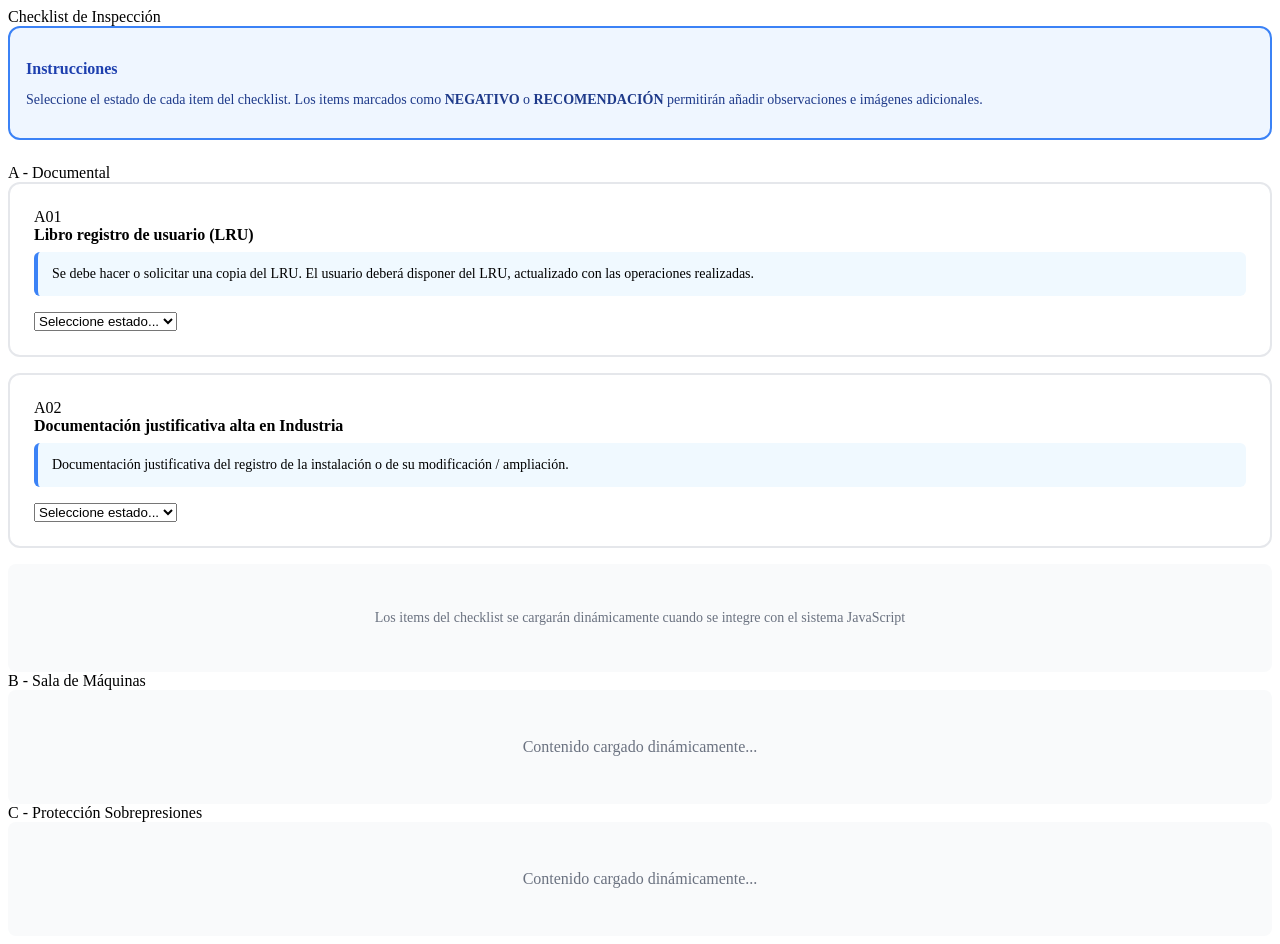
<file: pages/checklist.html>
<!DOCTYPE html>
<html lang="es">
<head>
    <meta charset="UTF-8">
    <meta name="viewport" content="width=device-width, initial-scale=1, viewport-fit=cover">
    <title>Checklist - Técnicos</title>
</head>
<body>
    <div class="section-card">
        <div class="section-title">Checklist de Inspección</div>

        <div style="background: #eff6ff; border: 2px solid #3b82f6; border-radius: 0.75rem; padding: 1rem; margin-bottom: 1.5rem;">
            <p style="color: #1e40af; font-weight: 600; margin-bottom: 0.5rem;">Instrucciones</p>
            <p style="color: #1e3a8a; font-size: 0.875rem;">
                Seleccione el estado de cada item del checklist. Los items marcados como <strong>NEGATIVO</strong> o <strong>RECOMENDACIÓN</strong> 
                permitirán añadir observaciones e imágenes adicionales.
            </p>
        </div>

        <div class="form-section">
            <div class="form-section-title">A - Documental</div>
            
            <!-- Item A01 -->
            <div style="background: white; border: 2px solid #e5e7eb; border-radius: 0.75rem; padding: 1.5rem; margin-bottom: 1rem;">
                <div class="checklist-item-container">
                    <div class="checklist-item-badge">A01</div>
                    <div style="flex: 1;">
                        <div style="font-weight: bold; margin-bottom: 0.5rem;">Libro registro de usuario (LRU)</div>
                        <div style="background: #f0f9ff; border-left: 4px solid #3b82f6; padding: 0.875rem; border-radius: 0.375rem; font-size: 0.875rem;">
                            Se debe hacer o solicitar una copia del LRU. El usuario deberá disponer del LRU, actualizado con las operaciones realizadas.
                        </div>
                    </div>
                </div>
                
                <select class="form-input" data-item="A01" data-field-type="estado" style="margin-top: 1rem;">
                    <option value="">Seleccione estado...</option>
                    <option value="positivo">POSITIVO</option>
                    <option value="negativo">NEGATIVO</option>
                    <option value="recomendacion">RECOMENDACIÓN</option>
                    <option value="no_procede">NO PROCEDE</option>
                </select>
            </div>

            <!-- Item A02 -->
            <div style="background: white; border: 2px solid #e5e7eb; border-radius: 0.75rem; padding: 1.5rem; margin-bottom: 1rem;">
                <div class="checklist-item-container">
                    <div class="checklist-item-badge">A02</div>
                    <div style="flex: 1;">
                        <div style="font-weight: bold; margin-bottom: 0.5rem;">Documentación justificativa alta en Industria</div>
                        <div style="background: #f0f9ff; border-left: 4px solid #3b82f6; padding: 0.875rem; border-radius: 0.375rem; font-size: 0.875rem;">
                            Documentación justificativa del registro de la instalación o de su modificación / ampliación.
                        </div>
                    </div>
                </div>
                
                <select class="form-input" data-item="A02" data-field-type="estado" style="margin-top: 1rem;">
                    <option value="">Seleccione estado...</option>
                    <option value="positivo">POSITIVO</option>
                    <option value="negativo">NEGATIVO</option>
                    <option value="recomendacion">RECOMENDACIÓN</option>
                    <option value="no_procede">NO PROCEDE</option>
                </select>
            </div>

            <!-- Más items se cargarán dinámicamente desde JavaScript -->
            <div style="text-align: center; padding: 2rem; background: #f9fafb; border-radius: 0.5rem; margin-top: 1rem;">
                <p style="color: #6b7280; font-size: 0.875rem;">
                    Los items del checklist se cargarán dinámicamente cuando se integre con el sistema JavaScript
                </p>
            </div>
        </div>

        <div class="form-section">
            <div class="form-section-title">B - Sala de Máquinas</div>
            <div style="text-align: center; padding: 2rem; background: #f9fafb; border-radius: 0.5rem;">
                <p style="color: #6b7280;">Contenido cargado dinámicamente...</p>
            </div>
        </div>

        <div class="form-section">
            <div class="form-section-title">C - Protección Sobrepresiones</div>
            <div style="text-align: center; padding: 2rem; background: #f9fafb; border-radius: 0.5rem;">
                <p style="color: #6b7280;">Contenido cargado dinámicamente...</p>
            </div>
        </div>
    </div>
</body>
</html>
</file>
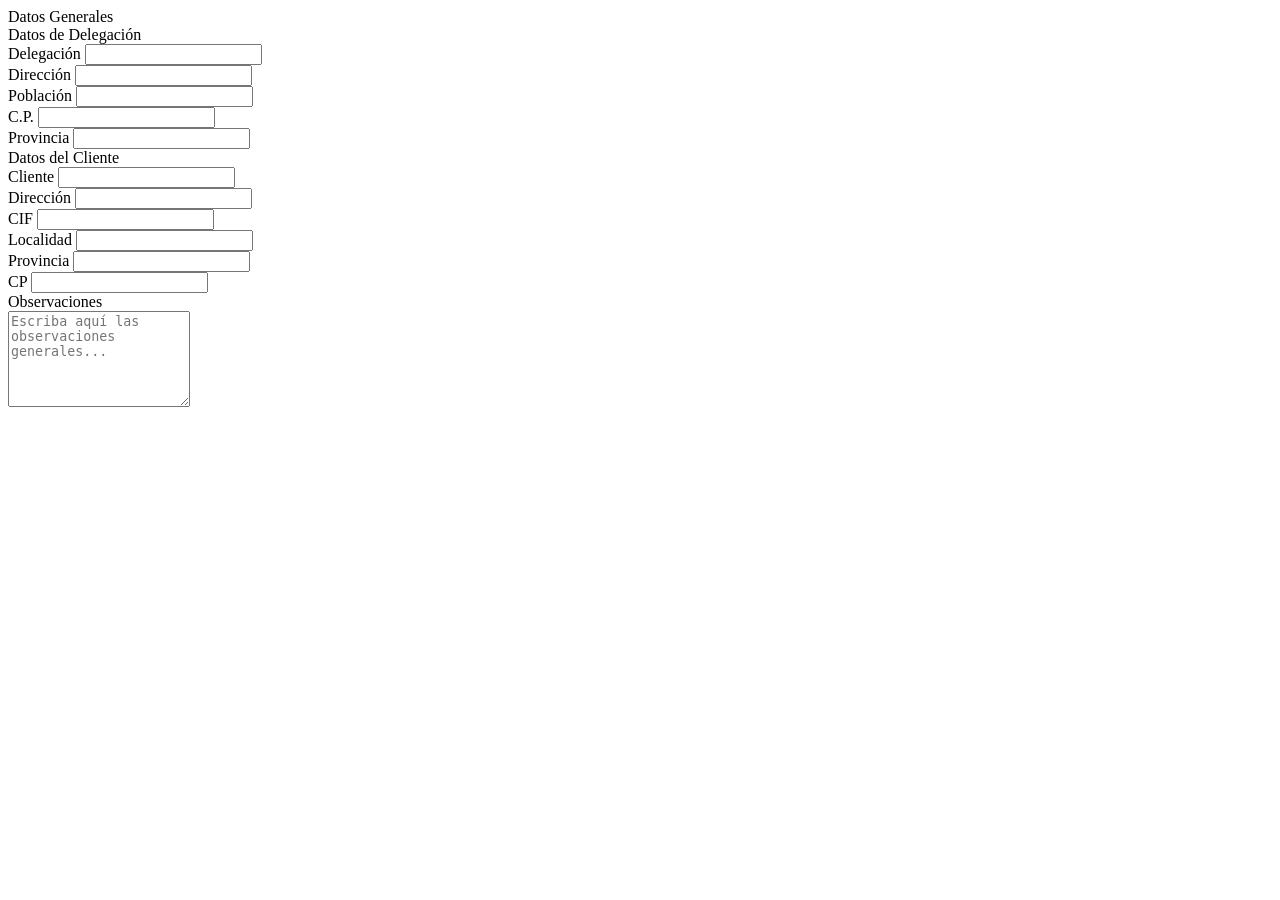
<file: pages/datos.html>
<!DOCTYPE html>
<html lang="es">
<head>
    <meta charset="UTF-8">
    <meta name="viewport" content="width=device-width, initial-scale=1, viewport-fit=cover">
    <title>Datos - Técnicos</title>
</head>
<body>
    <div class="section-card">
        <div class="section-title">Datos Generales</div>

        <div class="form-section">
            <div class="form-section-title">Datos de Delegación</div>
            <div class="form-row">
                <div class="form-col">
                    <label class="form-label">Delegación</label>
                    <input type="text" class="form-input" data-field="delegacion">
                </div>
                <div class="form-col">
                    <label class="form-label">Dirección</label>
                    <input type="text" class="form-input" data-field="direccion">
                </div>
                <div class="form-col">
                    <label class="form-label">Población</label>
                    <input type="text" class="form-input" data-field="poblacion">
                </div>
            </div>
            <div class="form-row">
                <div class="form-col">
                    <label class="form-label">C.P.</label>
                    <input type="text" class="form-input" data-field="cp">
                </div>
                <div class="form-col">
                    <label class="form-label">Provincia</label>
                    <input type="text" class="form-input" data-field="provincia">
                </div>
            </div>
        </div>

        <div class="form-section">
            <div class="form-section-title">Datos del Cliente</div>
            <div class="form-row">
                <div class="form-col">
                    <label class="form-label">Cliente</label>
                    <input type="text" class="form-input" data-field="cliente">
                </div>
                <div class="form-col">
                    <label class="form-label">Dirección</label>
                    <input type="text" class="form-input" data-field="direccion_cliente">
                </div>
                <div class="form-col">
                    <label class="form-label">CIF</label>
                    <input type="text" class="form-input" data-field="cif">
                </div>
            </div>
            <div class="form-row">
                <div class="form-col">
                    <label class="form-label">Localidad</label>
                    <input type="text" class="form-input" data-field="localidad">
                </div>
                <div class="form-col">
                    <label class="form-label">Provincia</label>
                    <input type="text" class="form-input" data-field="provincia_cliente">
                </div>
                <div class="form-col">
                    <label class="form-label">CP</label>
                    <input type="text" class="form-input" data-field="cp_cliente">
                </div>
            </div>
        </div>

        <div class="form-section">
            <div class="form-section-title">Observaciones</div>
            <textarea class="form-input" data-field="observaciones" rows="6" placeholder="Escriba aquí las observaciones generales..."></textarea>
        </div>
    </div>
</body>
</html>
</file>
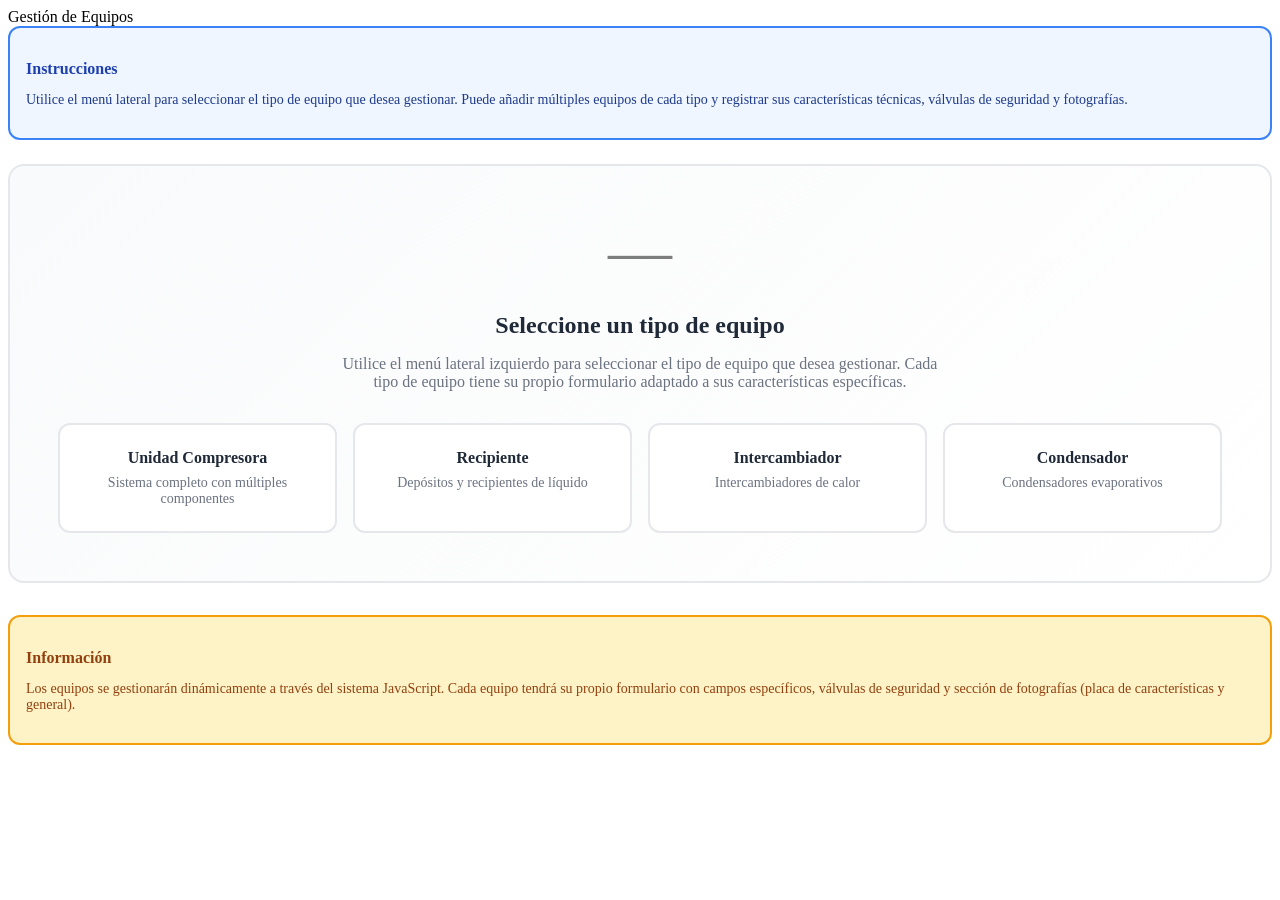
<file: pages/equipos.html>
<!DOCTYPE html>
<html lang="es">
<head>
    <meta charset="UTF-8">
    <meta name="viewport" content="width=device-width, initial-scale=1, viewport-fit=cover">
    <title>Equipos - Técnicos</title>
</head>
<body>
    <div class="section-card">
        <div class="section-title">Gestión de Equipos</div>

        <div style="background: #eff6ff; border: 2px solid #3b82f6; border-radius: 0.75rem; padding: 1rem; margin-bottom: 1.5rem;">
            <p style="color: #1e40af; font-weight: 600; margin-bottom: 0.5rem;">Instrucciones</p>
            <p style="color: #1e3a8a; font-size: 0.875rem;">
                Utilice el menú lateral para seleccionar el tipo de equipo que desea gestionar. 
                Puede añadir múltiples equipos de cada tipo y registrar sus características técnicas, 
                válvulas de seguridad y fotografías.
            </p>
        </div>

        <div style="background: linear-gradient(135deg, #f9fafb, #ffffff); border: 2px solid #e5e7eb; border-radius: 1rem; padding: 3rem; text-align: center;">
            <div style="font-size: 4rem; margin-bottom: 1rem; opacity: 0.5;">—</div>
            <h3 style="color: #1f2937; font-size: 1.5rem; margin-bottom: 1rem;">Seleccione un tipo de equipo</h3>
            <p style="color: #6b7280; margin-bottom: 2rem; max-width: 600px; margin-left: auto; margin-right: auto;">
                Utilice el menú lateral izquierdo para seleccionar el tipo de equipo que desea gestionar. 
                Cada tipo de equipo tiene su propio formulario adaptado a sus características específicas.
            </p>
            
            <div style="display: grid; grid-template-columns: repeat(auto-fit, minmax(200px, 1fr)); gap: 1rem; margin-top: 2rem;">
                <div style="background: white; padding: 1.5rem; border-radius: 0.75rem; border: 2px solid #e5e7eb;">
                    <div style="font-weight: 600; color: #1f2937;">Unidad Compresora</div>
                    <div style="font-size: 0.875rem; color: #6b7280; margin-top: 0.5rem;">Sistema completo con múltiples componentes</div>
                </div>

                <div style="background: white; padding: 1.5rem; border-radius: 0.75rem; border: 2px solid #e5e7eb;">
                    <div style="font-weight: 600; color: #1f2937;">Recipiente</div>
                    <div style="font-size: 0.875rem; color: #6b7280; margin-top: 0.5rem;">Depósitos y recipientes de líquido</div>
                </div>

                <div style="background: white; padding: 1.5rem; border-radius: 0.75rem; border: 2px solid #e5e7eb;">
                    <div style="font-weight: 600; color: #1f2937;">Intercambiador</div>
                    <div style="font-size: 0.875rem; color: #6b7280; margin-top: 0.5rem;">Intercambiadores de calor</div>
                </div>

                <div style="background: white; padding: 1.5rem; border-radius: 0.75rem; border: 2px solid #e5e7eb;">
                    <div style="font-weight: 600; color: #1f2937;">Condensador</div>
                    <div style="font-size: 0.875rem; color: #6b7280; margin-top: 0.5rem;">Condensadores evaporativos</div>
                </div>
            </div>
        </div>

        <div class="form-section" style="margin-top: 2rem;">
            <div style="background: #fef3c7; border: 2px solid #f59e0b; border-radius: 0.75rem; padding: 1rem;">
                <p style="color: #92400e; font-weight: 600; margin-bottom: 0.5rem;">Información</p>
                <p style="color: #92400e; font-size: 0.875rem;">
                    Los equipos se gestionarán dinámicamente a través del sistema JavaScript. 
                    Cada equipo tendrá su propio formulario con campos específicos, válvulas de seguridad 
                    y sección de fotografías (placa de características y general).
                </p>
            </div>
        </div>
    </div>
</body>
</html>
</file>
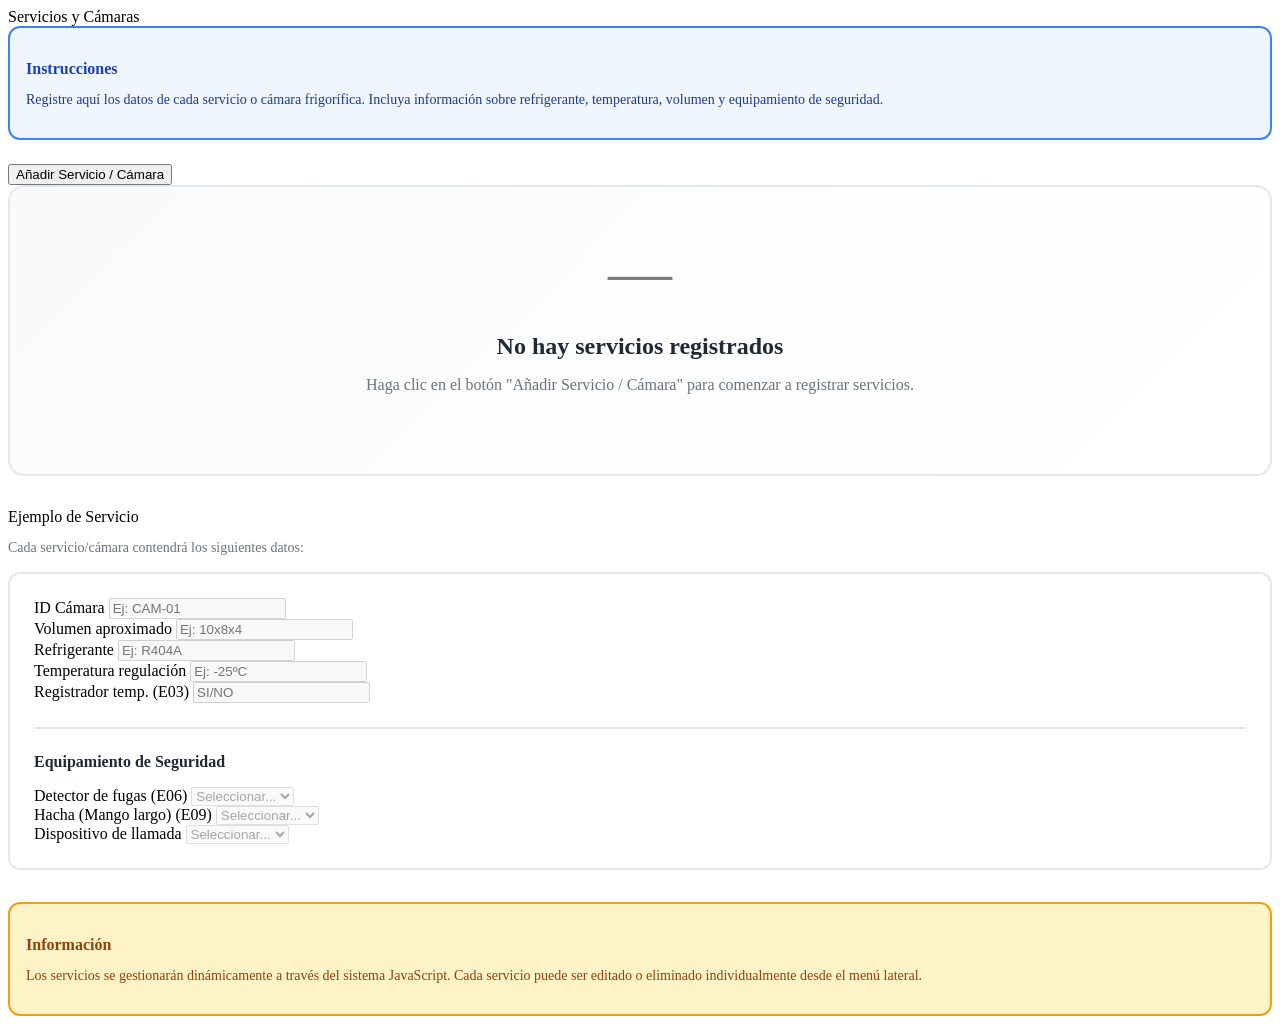
<file: pages/servicios.html>
<!DOCTYPE html>
<html lang="es">
<head>
    <meta charset="UTF-8">
    <meta name="viewport" content="width=device-width, initial-scale=1, viewport-fit=cover">
    <title>Servicios - Técnicos</title>
</head>
<body>
    <div class="section-card">
        <div class="section-title">Servicios y Cámaras</div>

        <div style="background: #eff6ff; border: 2px solid #3b82f6; border-radius: 0.75rem; padding: 1rem; margin-bottom: 1.5rem;">
            <p style="color: #1e40af; font-weight: 600; margin-bottom: 0.5rem;">Instrucciones</p>
            <p style="color: #1e3a8a; font-size: 0.875rem;">
                Registre aquí los datos de cada servicio o cámara frigorífica. 
                Incluya información sobre refrigerante, temperatura, volumen y equipamiento de seguridad.
            </p>
        </div>

        <button class="add-equipment-btn" onclick="agregarServicio()">
            Añadir Servicio / Cámara
        </button>

        <div id="serviciosContainer">
            <!-- Los servicios se cargarán dinámicamente -->
            <div style="background: linear-gradient(135deg, #f9fafb, #ffffff); border: 2px solid #e5e7eb; border-radius: 1rem; padding: 3rem; text-align: center;">
                <div style="font-size: 4rem; margin-bottom: 1rem; opacity: 0.5;">—</div>
                <h3 style="color: #1f2937; font-size: 1.5rem; margin-bottom: 1rem;">No hay servicios registrados</h3>
                <p style="color: #6b7280; margin-bottom: 2rem;">
                    Haga clic en el botón "Añadir Servicio / Cámara" para comenzar a registrar servicios.
                </p>
            </div>
        </div>

        <div class="form-section" style="margin-top: 2rem;">
            <div class="form-section-title">Ejemplo de Servicio</div>
            <p style="color: #6b7280; margin-bottom: 1rem; font-size: 0.875rem;">
                Cada servicio/cámara contendrá los siguientes datos:
            </p>
            
            <div style="background: white; border: 2px solid #e5e7eb; border-radius: 0.75rem; padding: 1.5rem;">
                <div class="form-row">
                    <div class="form-col">
                        <label class="form-label">ID Cámara</label>
                        <input type="text" class="form-input" placeholder="Ej: CAM-01" disabled>
                    </div>
                    <div class="form-col">
                        <label class="form-label">Volumen aproximado</label>
                        <input type="text" class="form-input" placeholder="Ej: 10x8x4" disabled>
                    </div>
                    <div class="form-col">
                        <label class="form-label">Refrigerante</label>
                        <input type="text" class="form-input" placeholder="Ej: R404A" disabled>
                    </div>
                </div>
                
                <div class="form-row">
                    <div class="form-col">
                        <label class="form-label">Temperatura regulación</label>
                        <input type="text" class="form-input" placeholder="Ej: -25ºC" disabled>
                    </div>
                    <div class="form-col">
                        <label class="form-label">Registrador temp. (E03)</label>
                        <input type="text" class="form-input" placeholder="SI/NO" disabled>
                    </div>
                </div>
                
                <div style="margin-top: 1.5rem; padding-top: 1.5rem; border-top: 2px solid #e5e7eb;">
                    <div style="font-weight: 600; color: #1f2937; margin-bottom: 1rem;">Equipamiento de Seguridad</div>
                    <div class="form-row">
                        <div class="form-col">
                            <label class="form-label">Detector de fugas (E06)</label>
                            <select class="form-input" disabled>
                                <option>Seleccionar...</option>
                                <option>SI</option>
                                <option>NO</option>
                            </select>
                        </div>
                        <div class="form-col">
                            <label class="form-label">Hacha (Mango largo) (E09)</label>
                            <select class="form-input" disabled>
                                <option>Seleccionar...</option>
                                <option>SI</option>
                                <option>NO</option>
                            </select>
                        </div>
                        <div class="form-col">
                            <label class="form-label">Dispositivo de llamada</label>
                            <select class="form-input" disabled>
                                <option>Seleccionar...</option>
                                <option>Simple</option>
                                <option>Doble</option>
                            </select>
                        </div>
                    </div>
                </div>
            </div>
        </div>

        <div style="background: #fef3c7; border: 2px solid #f59e0b; border-radius: 0.75rem; padding: 1rem; margin-top: 2rem;">
            <p style="color: #92400e; font-weight: 600; margin-bottom: 0.5rem;">Información</p>
            <p style="color: #92400e; font-size: 0.875rem;">
                Los servicios se gestionarán dinámicamente a través del sistema JavaScript. 
                Cada servicio puede ser editado o eliminado individualmente desde el menú lateral.
            </p>
        </div>
    </div>

    <script>
        function agregarServicio() {
            alert('Esta funcionalidad se activará cuando se integre con el sistema JavaScript completo.');
        }
    </script>
</body>
</html>
</file>
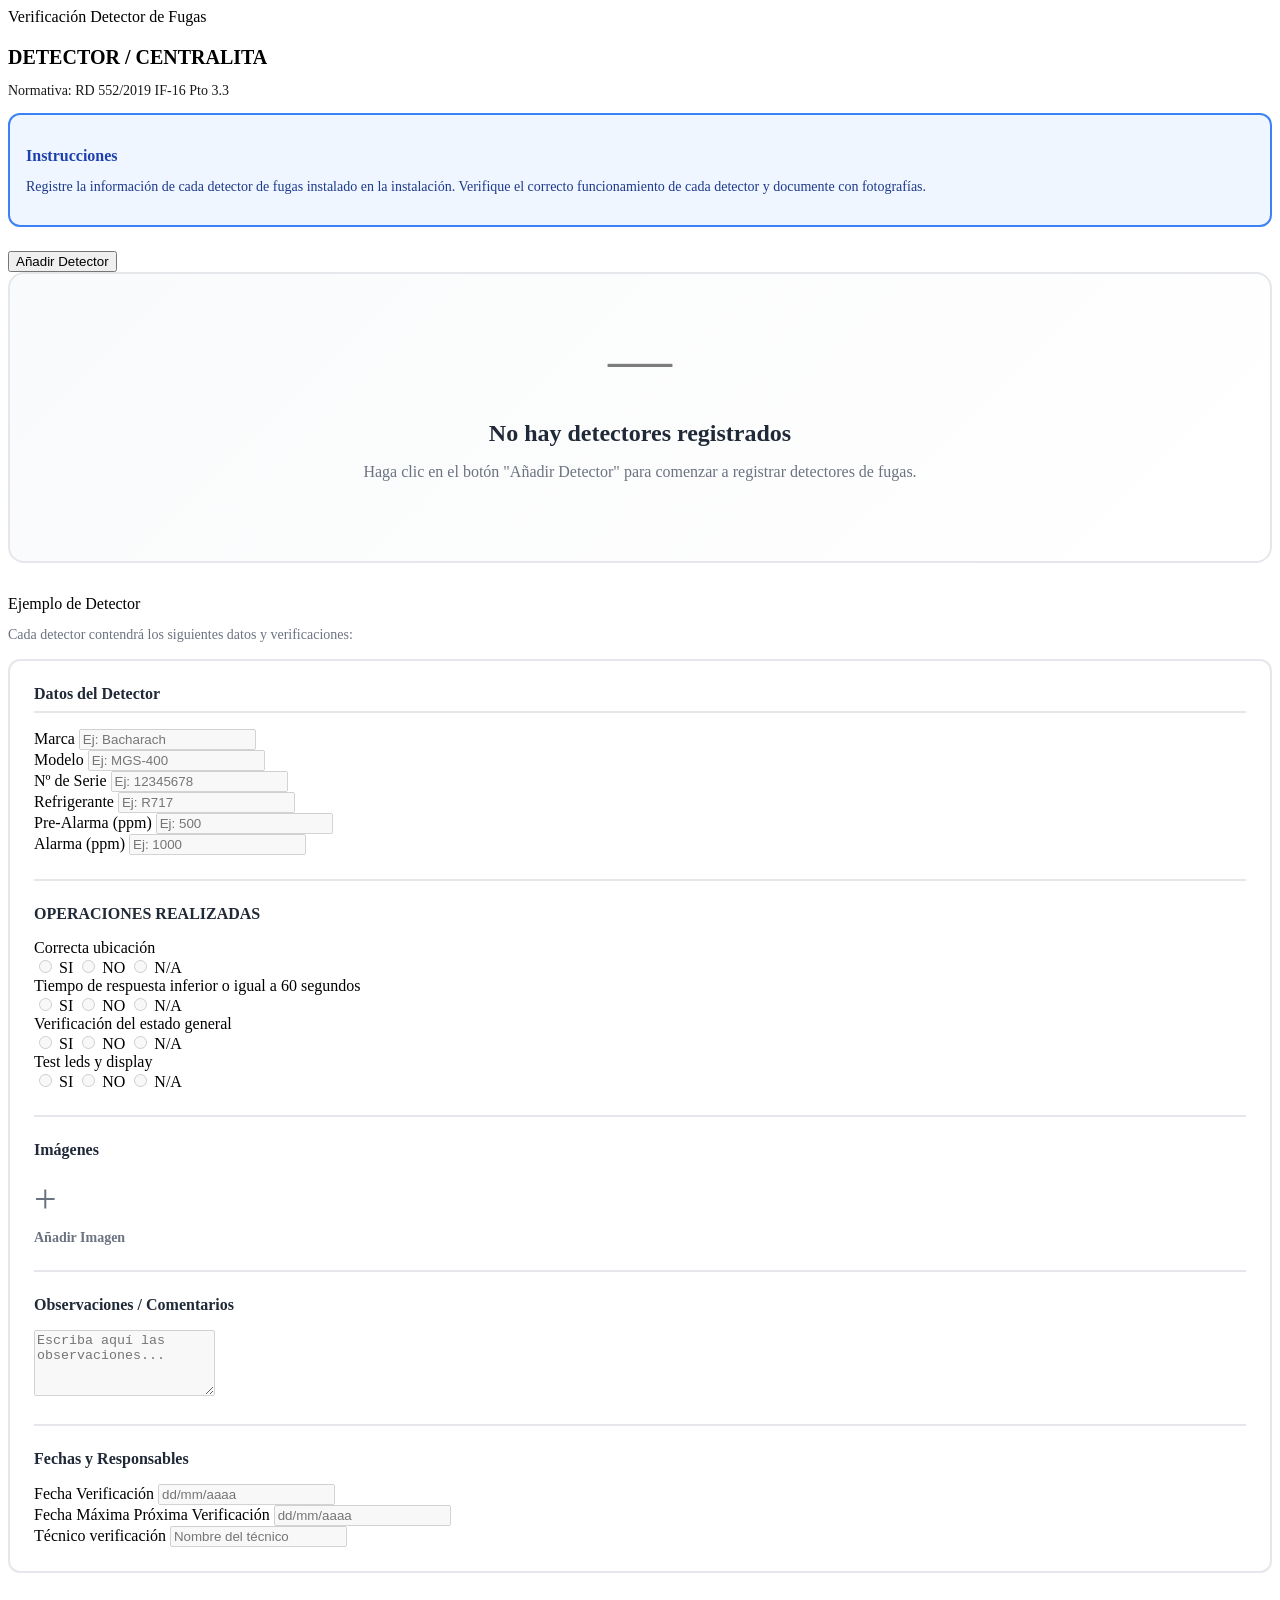
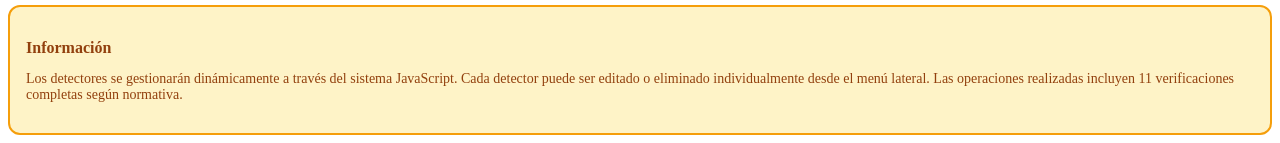
<file: pages/verif_fugas.html>
<!DOCTYPE html>
<html lang="es">
<head>
    <meta charset="UTF-8">
    <meta name="viewport" content="width=device-width, initial-scale=1, viewport-fit=cover">
    <title>Verificación Detector Fugas - Técnicos</title>
</head>
<body>
    <div class="section-card">
        <div class="section-title">Verificación Detector de Fugas</div>

        <div class="verification-header">
            <h3 style="font-size: 1.25rem; margin-bottom: 0.5rem;">DETECTOR / CENTRALITA</h3>
            <p style="font-size: 0.875rem; opacity: 0.9;">Normativa: RD 552/2019 IF-16 Pto 3.3</p>
        </div>

        <div style="background: #eff6ff; border: 2px solid #3b82f6; border-radius: 0.75rem; padding: 1rem; margin-bottom: 1.5rem;">
            <p style="color: #1e40af; font-weight: 600; margin-bottom: 0.5rem;">Instrucciones</p>
            <p style="color: #1e3a8a; font-size: 0.875rem;">
                Registre la información de cada detector de fugas instalado en la instalación. 
                Verifique el correcto funcionamiento de cada detector y documente con fotografías.
            </p>
        </div>

        <button class="add-equipment-btn" onclick="agregarDetector()">
            Añadir Detector
        </button>

        <div id="detectoresContainer">
            <!-- Los detectores se cargarán dinámicamente -->
            <div style="background: linear-gradient(135deg, #f9fafb, #ffffff); border: 2px solid #e5e7eb; border-radius: 1rem; padding: 3rem; text-align: center;">
                <div style="font-size: 4rem; margin-bottom: 1rem; opacity: 0.5;">—</div>
                <h3 style="color: #1f2937; font-size: 1.5rem; margin-bottom: 1rem;">No hay detectores registrados</h3>
                <p style="color: #6b7280; margin-bottom: 2rem;">
                    Haga clic en el botón "Añadir Detector" para comenzar a registrar detectores de fugas.
                </p>
            </div>
        </div>

        <div class="form-section" style="margin-top: 2rem;">
            <div class="form-section-title">Ejemplo de Detector</div>
            <p style="color: #6b7280; margin-bottom: 1rem; font-size: 0.875rem;">
                Cada detector contendrá los siguientes datos y verificaciones:
            </p>
            
            <div style="background: white; border: 2px solid #e5e7eb; border-radius: 0.75rem; padding: 1.5rem;">
                <div style="font-weight: 600; color: #1f2937; margin-bottom: 1rem; padding-bottom: 0.5rem; border-bottom: 2px solid #e5e7eb;">
                    Datos del Detector
                </div>
                <div class="form-row">
                    <div class="form-col">
                        <label class="form-label">Marca</label>
                        <input type="text" class="form-input" placeholder="Ej: Bacharach" disabled>
                    </div>
                    <div class="form-col">
                        <label class="form-label">Modelo</label>
                        <input type="text" class="form-input" placeholder="Ej: MGS-400" disabled>
                    </div>
                    <div class="form-col">
                        <label class="form-label">Nº de Serie</label>
                        <input type="text" class="form-input" placeholder="Ej: 12345678" disabled>
                    </div>
                </div>
                
                <div class="form-row">
                    <div class="form-col">
                        <label class="form-label">Refrigerante</label>
                        <input type="text" class="form-input" placeholder="Ej: R717" disabled>
                    </div>
                    <div class="form-col">
                        <label class="form-label">Pre-Alarma (ppm)</label>
                        <input type="text" class="form-input" placeholder="Ej: 500" disabled>
                    </div>
                    <div class="form-col">
                        <label class="form-label">Alarma (ppm)</label>
                        <input type="text" class="form-input" placeholder="Ej: 1000" disabled>
                    </div>
                </div>

                <div style="margin-top: 1.5rem; padding-top: 1.5rem; border-top: 2px solid #e5e7eb;">
                    <div style="font-weight: 600; color: #1f2937; margin-bottom: 1rem;">OPERACIONES REALIZADAS</div>
                    <div class="operations-table">
                        <div class="operation-row">
                            <div class="operation-label">Correcta ubicación</div>
                            <div class="radio-group">
                                <label class="radio-label">
                                    <input type="radio" name="ejemplo_ubicacion" disabled> SI
                                </label>
                                <label class="radio-label">
                                    <input type="radio" name="ejemplo_ubicacion" disabled> NO
                                </label>
                                <label class="radio-label">
                                    <input type="radio" name="ejemplo_ubicacion" disabled> N/A
                                </label>
                            </div>
                        </div>
                        
                        <div class="operation-row">
                            <div class="operation-label">Tiempo de respuesta inferior o igual a 60 segundos</div>
                            <div class="radio-group">
                                <label class="radio-label">
                                    <input type="radio" name="ejemplo_tiempo" disabled> SI
                                </label>
                                <label class="radio-label">
                                    <input type="radio" name="ejemplo_tiempo" disabled> NO
                                </label>
                                <label class="radio-label">
                                    <input type="radio" name="ejemplo_tiempo" disabled> N/A
                                </label>
                            </div>
                        </div>
                        
                        <div class="operation-row">
                            <div class="operation-label">Verificación del estado general</div>
                            <div class="radio-group">
                                <label class="radio-label">
                                    <input type="radio" name="ejemplo_estado" disabled> SI
                                </label>
                                <label class="radio-label">
                                    <input type="radio" name="ejemplo_estado" disabled> NO
                                </label>
                                <label class="radio-label">
                                    <input type="radio" name="ejemplo_estado" disabled> N/A
                                </label>
                            </div>
                        </div>
                        
                        <div class="operation-row">
                            <div class="operation-label">Test leds y display</div>
                            <div class="radio-group">
                                <label class="radio-label">
                                    <input type="radio" name="ejemplo_leds" disabled> SI
                                </label>
                                <label class="radio-label">
                                    <input type="radio" name="ejemplo_leds" disabled> NO
                                </label>
                                <label class="radio-label">
                                    <input type="radio" name="ejemplo_leds" disabled> N/A
                                </label>
                            </div>
                        </div>
                    </div>
                </div>

                <div style="margin-top: 1.5rem; padding-top: 1.5rem; border-top: 2px solid #e5e7eb;">
                    <div style="font-weight: 600; color: #1f2937; margin-bottom: 1rem;">Imágenes</div>
                    <div class="photo-upload" style="max-width: 300px;">
                        <div style="font-size: 2.5rem; margin-bottom: 0.5rem; color: #6b7280;">+</div>
                        <div style="font-size: 0.875rem; color: #6b7280; font-weight: 600;">Añadir Imagen</div>
                    </div>
                </div>

                <div style="margin-top: 1.5rem; padding-top: 1.5rem; border-top: 2px solid #e5e7eb;">
                    <div style="font-weight: 600; color: #1f2937; margin-bottom: 1rem;">Observaciones / Comentarios</div>
                    <textarea class="form-input" rows="4" placeholder="Escriba aquí las observaciones..." disabled></textarea>
                </div>

                <div style="margin-top: 1.5rem; padding-top: 1.5rem; border-top: 2px solid #e5e7eb;">
                    <div style="font-weight: 600; color: #1f2937; margin-bottom: 1rem;">Fechas y Responsables</div>
                    <div class="form-row">
                        <div class="form-col">
                            <label class="form-label">Fecha Verificación</label>
                            <input type="text" class="form-input" placeholder="dd/mm/aaaa" disabled>
                        </div>
                        <div class="form-col">
                            <label class="form-label">Fecha Máxima Próxima Verificación</label>
                            <input type="text" class="form-input" placeholder="dd/mm/aaaa" disabled>
                        </div>
                        <div class="form-col">
                            <label class="form-label">Técnico verificación</label>
                            <input type="text" class="form-input" placeholder="Nombre del técnico" disabled>
                        </div>
                    </div>
                </div>
            </div>
        </div>

        <div style="background: #fef3c7; border: 2px solid #f59e0b; border-radius: 0.75rem; padding: 1rem; margin-top: 2rem;">
            <p style="color: #92400e; font-weight: 600; margin-bottom: 0.5rem;">Información</p>
            <p style="color: #92400e; font-size: 0.875rem;">
                Los detectores se gestionarán dinámicamente a través del sistema JavaScript. 
                Cada detector puede ser editado o eliminado individualmente desde el menú lateral.
                Las operaciones realizadas incluyen 11 verificaciones completas según normativa.
            </p>
        </div>
    </div>

    <script>
        function agregarDetector() {
            alert('Esta funcionalidad se activará cuando se integre con el sistema JavaScript completo.');
        }
    </script>
</body>
</html>
</file>
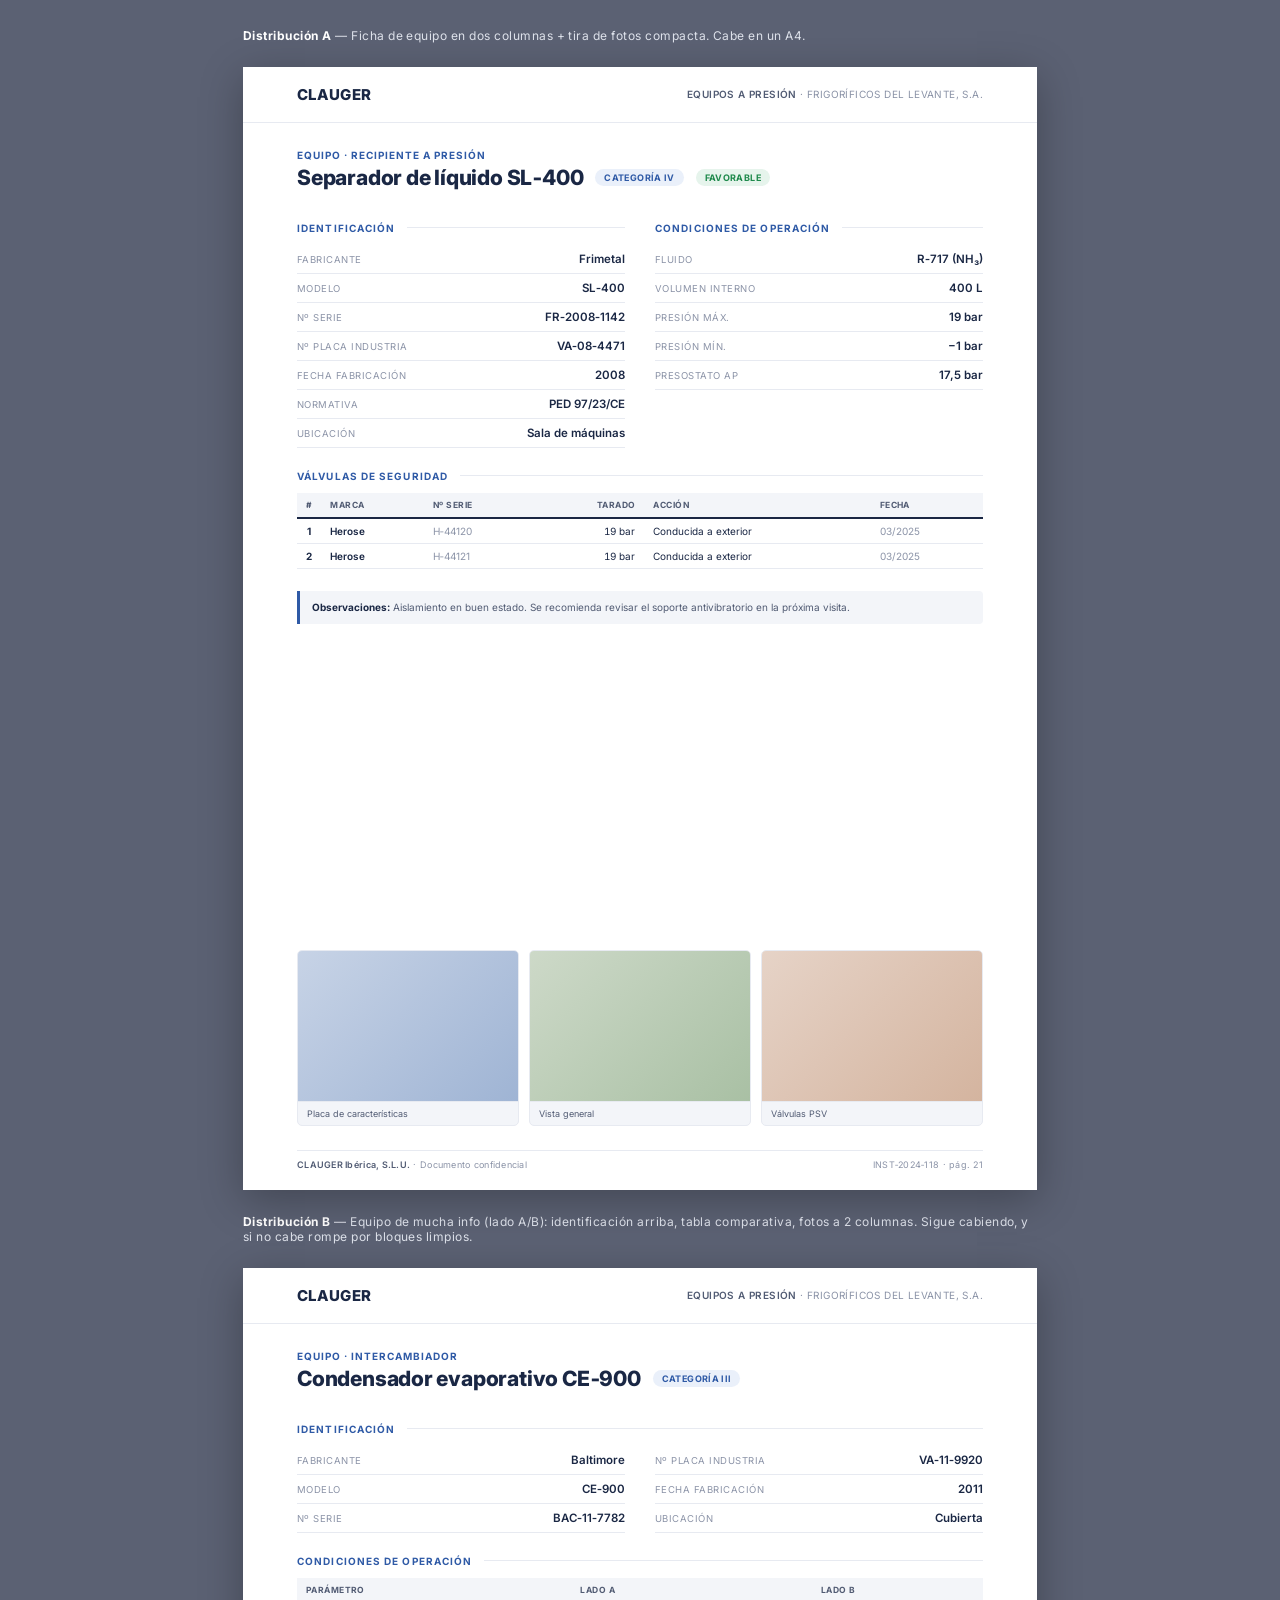
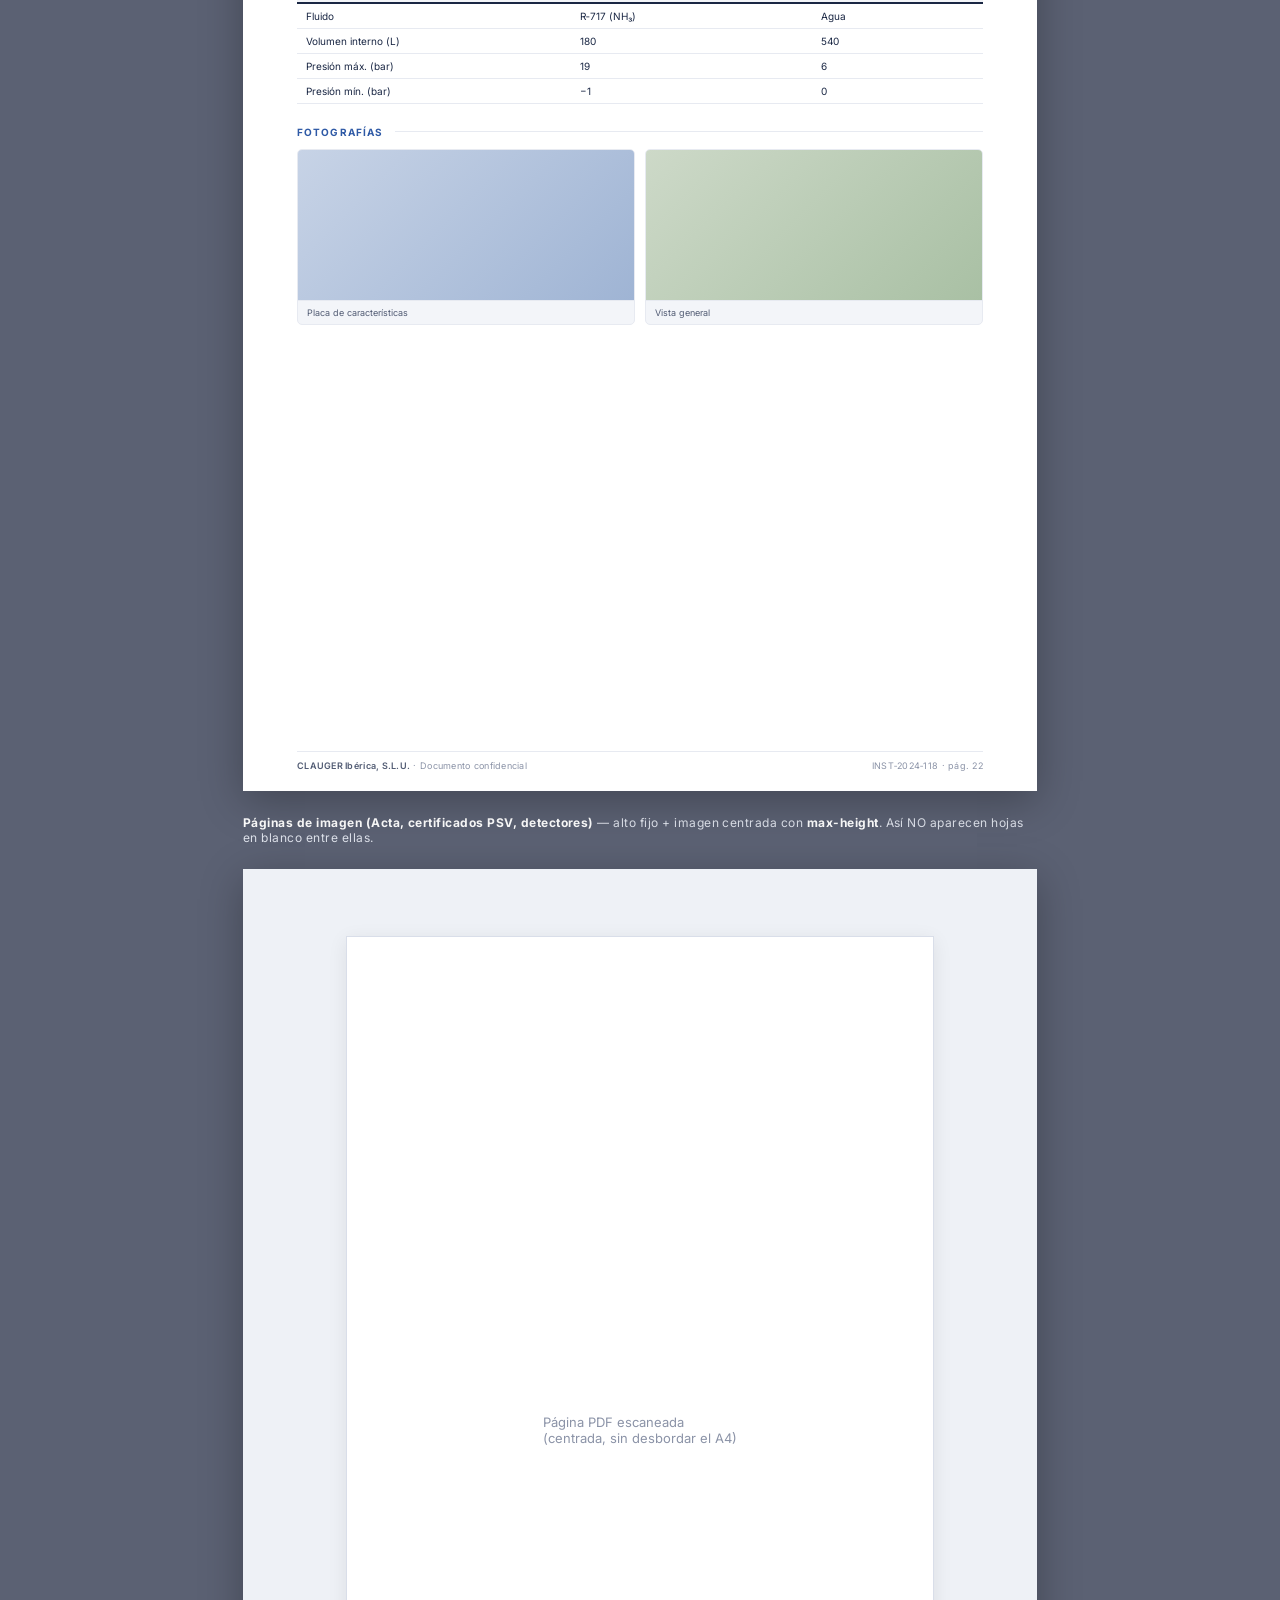
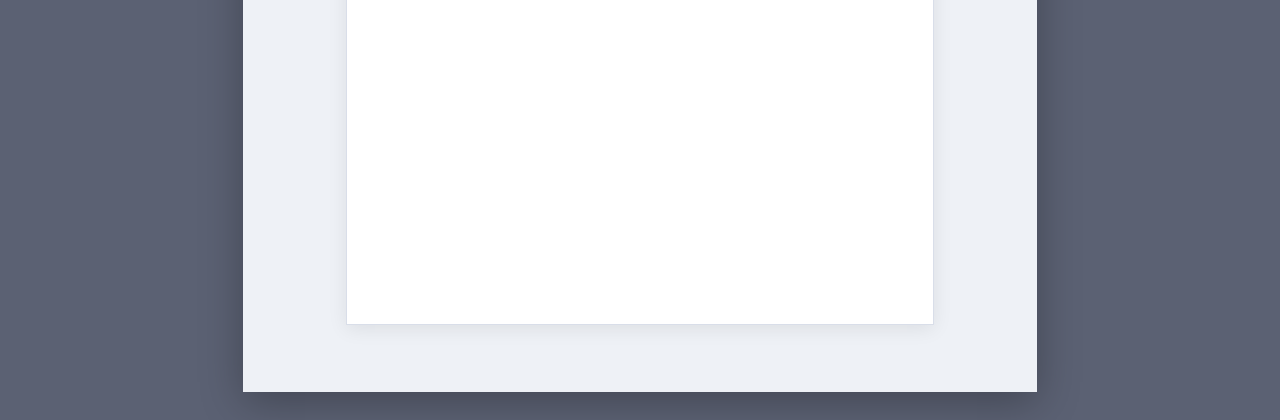
<file: design/Handoff Paginacion/equipos-layout-referencia.html>
<!DOCTYPE html>
<html lang="es">
<head>
<meta charset="UTF-8">
<meta name="viewport" content="width=device-width, initial-scale=1">
<title>Equipos a presión — distribución que cabe en A4</title>
<link href="https://fonts.googleapis.com/css2?family=Inter:wght@400;500;600;700;800;900&display=swap" rel="stylesheet">
<style>
  :root{
    --navy:#1a2744;--accent:#2f5aa6;--accent-2:#5b86c9;--rouge:#d32525;
    --ink:#1a2744;--ink-2:#515b73;--ink-3:#8b93a7;
    --line:#e7eaf1;--line-2:#d9dee9;--soft:#f3f5f9;--ok:#1f8a4c;
  }
  *{box-sizing:border-box;margin:0;padding:0;}
  body{background:#5b6173;font-family:'Inter',Arial,sans-serif;color:var(--ink);padding:28px 0;}
  .doc{display:flex;flex-direction:column;align-items:center;gap:24px;}
  .cap{width:794px;color:#dfe3ec;font-size:12px;letter-spacing:.04em;}
  .cap b{color:#fff;}
  .page{width:794px;height:1123px;background:#fff;position:relative;display:flex;flex-direction:column;
    box-shadow:0 10px 40px rgba(0,0,0,.28);overflow:hidden;}
  .label{position:absolute;top:12px;right:12px;background:var(--navy);color:#fff;font-size:9px;font-weight:700;
    letter-spacing:.07em;text-transform:uppercase;padding:4px 10px;border-radius:5px;z-index:9;}

  /* running header */
  .rh{display:flex;align-items:center;justify-content:space-between;padding:18px 54px;border-bottom:1px solid var(--line);}
  .rh .brand{font-size:15px;font-weight:800;letter-spacing:.02em;color:var(--navy);}
  .rh .meta{font-size:10px;color:var(--ink-3);letter-spacing:.04em;text-transform:uppercase;text-align:right;line-height:1.5;}
  .rh .meta b{color:var(--ink-2);font-weight:600;}

  .pad{flex:1;display:flex;flex-direction:column;padding:26px 54px 64px;}

  .peyebrow{font-size:10px;font-weight:700;letter-spacing:.1em;text-transform:uppercase;color:var(--accent);margin-bottom:5px;}
  .ptitle-row{display:flex;align-items:center;gap:12px;margin-bottom:32px;flex-wrap:wrap;}
  .ptitle{font-size:21px;font-weight:800;letter-spacing:-.01em;line-height:1.12;}
  .chip{display:inline-flex;align-items:center;font-size:9px;font-weight:700;letter-spacing:.04em;text-transform:uppercase;
    padding:3px 9px;border-radius:999px;color:var(--accent);background:#eaf0fa;}
  .chip.ok{color:var(--ok);background:#e6f4ec;}

  /* two-column zone */
  .cols{display:grid;grid-template-columns:1fr 1fr;gap:30px;}
  .blk-h{display:flex;align-items:center;gap:12px;margin-bottom:11px;}
  .blk-h .t{font-size:10px;font-weight:700;letter-spacing:.11em;text-transform:uppercase;color:var(--accent);white-space:nowrap;}
  .blk-h::after{content:"";flex:1;height:1px;background:var(--line);}
  .blk{margin-bottom:22px;}

  .kv{display:flex;align-items:baseline;justify-content:space-between;gap:14px;padding:7px 0;border-bottom:1px solid var(--line);}
  .kv .k{font-size:9.5px;text-transform:uppercase;letter-spacing:.05em;color:var(--ink-3);}
  .kv .v{font-size:11.5px;font-weight:600;text-align:right;}

  table.tbl{width:100%;border-collapse:collapse;}
  .tbl thead th{font-size:8.5px;font-weight:700;letter-spacing:.05em;text-transform:uppercase;color:var(--ink-2);
    text-align:left;padding:7px 9px;border-bottom:2px solid var(--navy);background:var(--soft);}
  .tbl thead th.num{text-align:right;}
  .tbl tbody td{font-size:10px;padding:6px 9px;border-bottom:1px solid var(--line);vertical-align:top;}
  .tbl tbody td.num{text-align:right;font-variant-numeric:tabular-nums;}
  .tbl .lead{font-weight:600;}.tbl .muted{color:var(--ink-3);}

  .note{font-size:10px;color:var(--ink-2);background:var(--soft);border-left:3px solid var(--accent);
    padding:9px 12px;line-height:1.5;border-radius:0 4px 4px 0;margin-bottom:20px;}
  .note b{color:var(--ink);}

  /* compact photo strip — fixed height keeps the page within A4 */
  .photos{display:grid;grid-template-columns:1fr 1fr 1fr;gap:10px;margin-top:auto;}
  .ph{border:1px solid var(--line);border-radius:5px;overflow:hidden;background:var(--soft);}
  .ph .img{height:150px;background-size:cover;background-position:center;}
  .ph .cap2{font-size:9px;color:var(--ink-2);padding:6px 9px;border-top:1px solid var(--line);}

  .rf{position:absolute;left:54px;right:54px;bottom:20px;display:flex;justify-content:space-between;
    font-size:9px;color:var(--ink-3);letter-spacing:.03em;padding-top:8px;border-top:1px solid var(--line);}
  .rf b{color:var(--ink-2);font-weight:600;}

  /* full-page image (acta / certificados) */
  .page-img{padding:0;align-items:center;justify-content:center;}
  .page-img .sheet{width:100%;height:100%;display:flex;align-items:center;justify-content:center;background:#eef1f6;}
  .page-img .sheet .mock{width:74%;height:88%;background:#fff;border:1px solid var(--line-2);
    box-shadow:0 4px 18px rgba(0,0,0,.08);display:flex;align-items:center;justify-content:center;
    color:var(--ink-3);font-size:13px;}
</style>
</head>
<body>
<div class="doc">

  <div class="cap"><b>Distribución A</b> — Ficha de equipo en dos columnas + tira de fotos compacta. Cabe en un A4.</div>
  <section class="page" data-screen-label="Equipo A">
    <div class="rh">
      <span class="brand">CLAUGER</span>
      <div class="meta"><b>Equipos a presión</b> &middot; Frigoríficos del Levante, S.A.</div>
    </div>
    <div class="pad">
      <div class="peyebrow">Equipo &middot; Recipiente a presión</div>
      <div class="ptitle-row">
        <div class="ptitle">Separador de líquido SL‑400</div>
        <span class="chip">Categoría IV</span>
        <span class="chip ok">Favorable</span>
      </div>

      <div class="cols">
        <div>
          <div class="blk">
            <div class="blk-h"><span class="t">Identificación</span></div>
            <div class="kv"><span class="k">Fabricante</span><span class="v">Frimetal</span></div>
            <div class="kv"><span class="k">Modelo</span><span class="v">SL‑400</span></div>
            <div class="kv"><span class="k">Nº serie</span><span class="v">FR‑2008‑1142</span></div>
            <div class="kv"><span class="k">Nº placa industria</span><span class="v">VA‑08‑4471</span></div>
            <div class="kv"><span class="k">Fecha fabricación</span><span class="v">2008</span></div>
            <div class="kv"><span class="k">Normativa</span><span class="v">PED 97/23/CE</span></div>
            <div class="kv"><span class="k">Ubicación</span><span class="v">Sala de máquinas</span></div>
          </div>
        </div>
        <div>
          <div class="blk">
            <div class="blk-h"><span class="t">Condiciones de operación</span></div>
            <div class="kv"><span class="k">Fluido</span><span class="v">R‑717 (NH₃)</span></div>
            <div class="kv"><span class="k">Volumen interno</span><span class="v">400 L</span></div>
            <div class="kv"><span class="k">Presión máx.</span><span class="v">19 bar</span></div>
            <div class="kv"><span class="k">Presión mín.</span><span class="v">−1 bar</span></div>
            <div class="kv"><span class="k">Presostato AP</span><span class="v">17,5 bar</span></div>
          </div>
        </div>
      </div>

      <div class="blk">
        <div class="blk-h"><span class="t">Válvulas de seguridad</span></div>
        <table class="tbl">
          <thead><tr><th style="width:24px">#</th><th>Marca</th><th>Nº serie</th><th class="num">Tarado</th><th>Acción</th><th>Fecha</th></tr></thead>
          <tbody>
            <tr><td style="font-weight:700;text-align:center">1</td><td class="lead">Herose</td><td class="muted">H‑44120</td><td class="num">19 bar</td><td>Conducida a exterior</td><td class="muted">03/2025</td></tr>
            <tr><td style="font-weight:700;text-align:center">2</td><td class="lead">Herose</td><td class="muted">H‑44121</td><td class="num">19 bar</td><td>Conducida a exterior</td><td class="muted">03/2025</td></tr>
          </tbody>
        </table>
      </div>

      <div class="note"><b>Observaciones:</b> Aislamiento en buen estado. Se recomienda revisar el soporte antivibratorio en la próxima visita.</div>

      <div class="photos">
        <div class="ph"><div class="img" style="background-image:linear-gradient(135deg,#c7d3e6,#9fb4d4)"></div><div class="cap2">Placa de características</div></div>
        <div class="ph"><div class="img" style="background-image:linear-gradient(135deg,#cdd9c8,#a9c0a4)"></div><div class="cap2">Vista general</div></div>
        <div class="ph"><div class="img" style="background-image:linear-gradient(135deg,#e6d3c7,#d4b49f)"></div><div class="cap2">Válvulas PSV</div></div>
      </div>
    </div>
    <div class="rf"><span><b>CLAUGER Ibérica, S.L.U.</b> &middot; Documento confidencial</span><span>INST‑2024‑118 &middot; pág. 21</span></div>
  </section>

  <div class="cap"><b>Distribución B</b> — Equipo de mucha info (lado A/B): identificación arriba, tabla comparativa, fotos a 2 columnas. Sigue cabiendo, y si no cabe rompe por bloques limpios.</div>
  <section class="page" data-screen-label="Equipo B">
    <div class="rh">
      <span class="brand">CLAUGER</span>
      <div class="meta"><b>Equipos a presión</b> &middot; Frigoríficos del Levante, S.A.</div>
    </div>
    <div class="pad">
      <div class="peyebrow">Equipo &middot; Intercambiador</div>
      <div class="ptitle-row">
        <div class="ptitle">Condensador evaporativo CE‑900</div>
        <span class="chip">Categoría III</span>
      </div>

      <div class="blk">
        <div class="blk-h"><span class="t">Identificación</span></div>
        <div class="cols">
          <div>
            <div class="kv"><span class="k">Fabricante</span><span class="v">Baltimore</span></div>
            <div class="kv"><span class="k">Modelo</span><span class="v">CE‑900</span></div>
            <div class="kv"><span class="k">Nº serie</span><span class="v">BAC‑11‑7782</span></div>
          </div>
          <div>
            <div class="kv"><span class="k">Nº placa industria</span><span class="v">VA‑11‑9920</span></div>
            <div class="kv"><span class="k">Fecha fabricación</span><span class="v">2011</span></div>
            <div class="kv"><span class="k">Ubicación</span><span class="v">Cubierta</span></div>
          </div>
        </div>
      </div>

      <div class="blk">
        <div class="blk-h"><span class="t">Condiciones de operación</span></div>
        <table class="tbl">
          <thead><tr><th style="width:40%;background:var(--soft)">Parámetro</th><th>Lado A</th><th>Lado B</th></tr></thead>
          <tbody>
            <tr><td>Fluido</td><td>R‑717 (NH₃)</td><td>Agua</td></tr>
            <tr><td>Volumen interno (L)</td><td>180</td><td>540</td></tr>
            <tr><td>Presión máx. (bar)</td><td>19</td><td>6</td></tr>
            <tr><td>Presión mín. (bar)</td><td>−1</td><td>0</td></tr>
          </tbody>
        </table>
      </div>

      <div class="blk">
        <div class="blk-h"><span class="t">Fotografías</span></div>
        <div class="photos" style="grid-template-columns:1fr 1fr;">
          <div class="ph"><div class="img" style="background-image:linear-gradient(135deg,#c7d3e6,#9fb4d4)"></div><div class="cap2">Placa de características</div></div>
          <div class="ph"><div class="img" style="background-image:linear-gradient(135deg,#cdd9c8,#a9c0a4)"></div><div class="cap2">Vista general</div></div>
        </div>
      </div>
    </div>
    <div class="rf"><span><b>CLAUGER Ibérica, S.L.U.</b> &middot; Documento confidencial</span><span>INST‑2024‑118 &middot; pág. 22</span></div>
  </section>

  <div class="cap"><b>Páginas de imagen (Acta, certificados PSV, detectores)</b> — alto fijo + imagen centrada con <b>max-height</b>. Así NO aparecen hojas en blanco entre ellas.</div>
  <section class="page page-img" data-screen-label="Imagen">
    <div class="sheet"><div class="mock">Página PDF escaneada<br>(centrada, sin desbordar el A4)</div></div>
  </section>

</div>
</body>
</html>
</file>
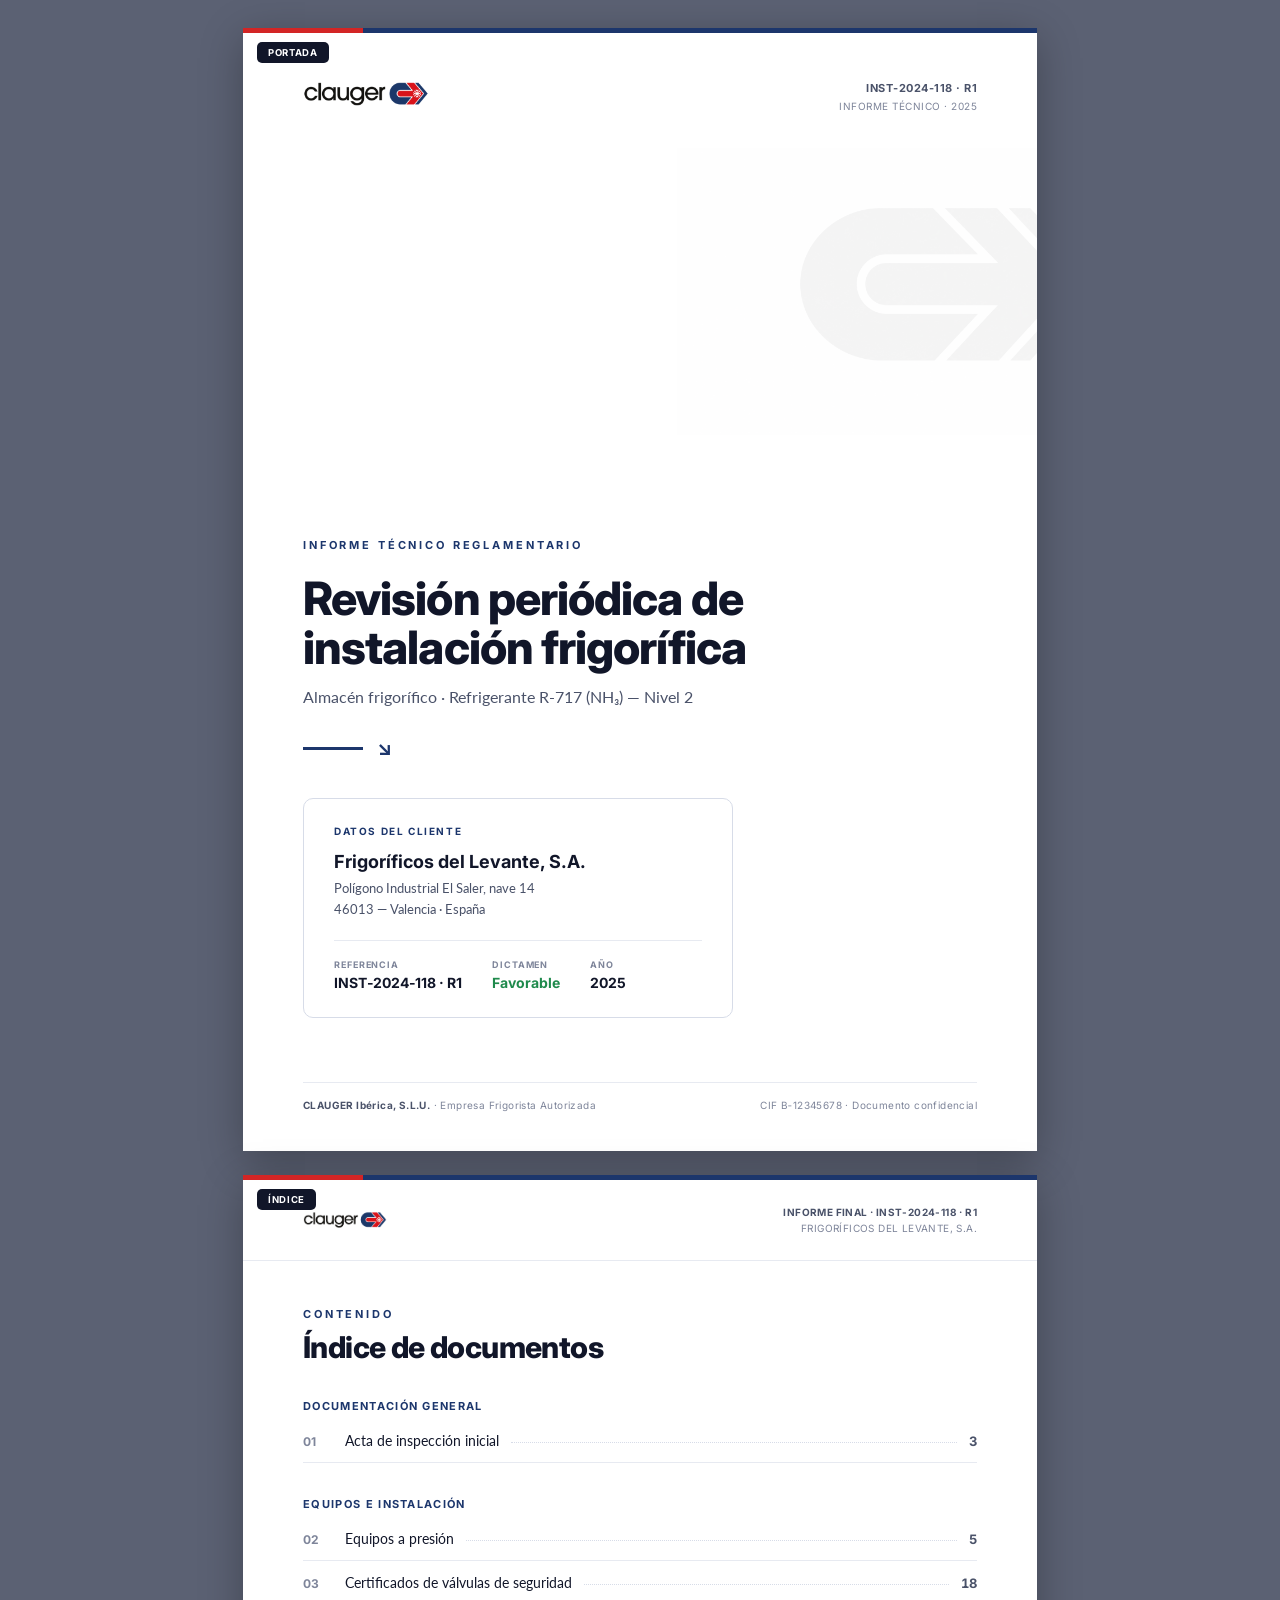
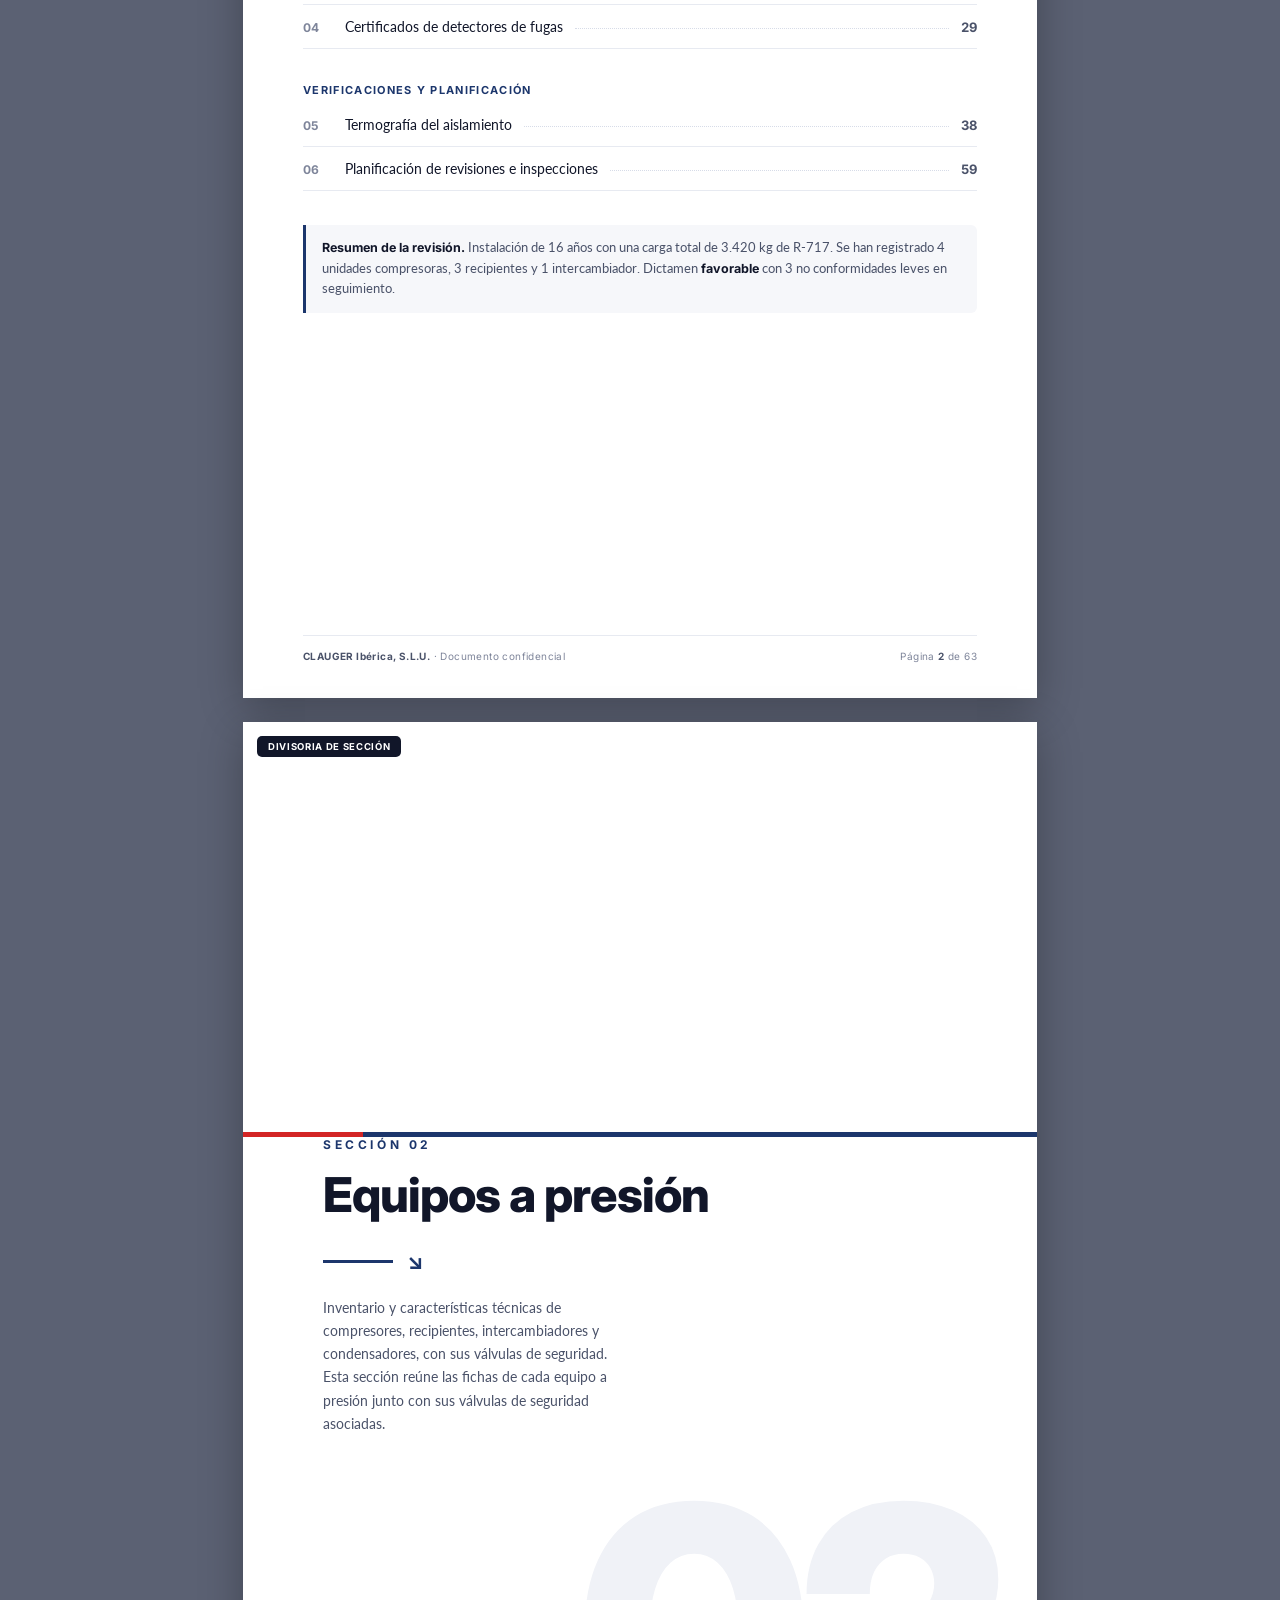
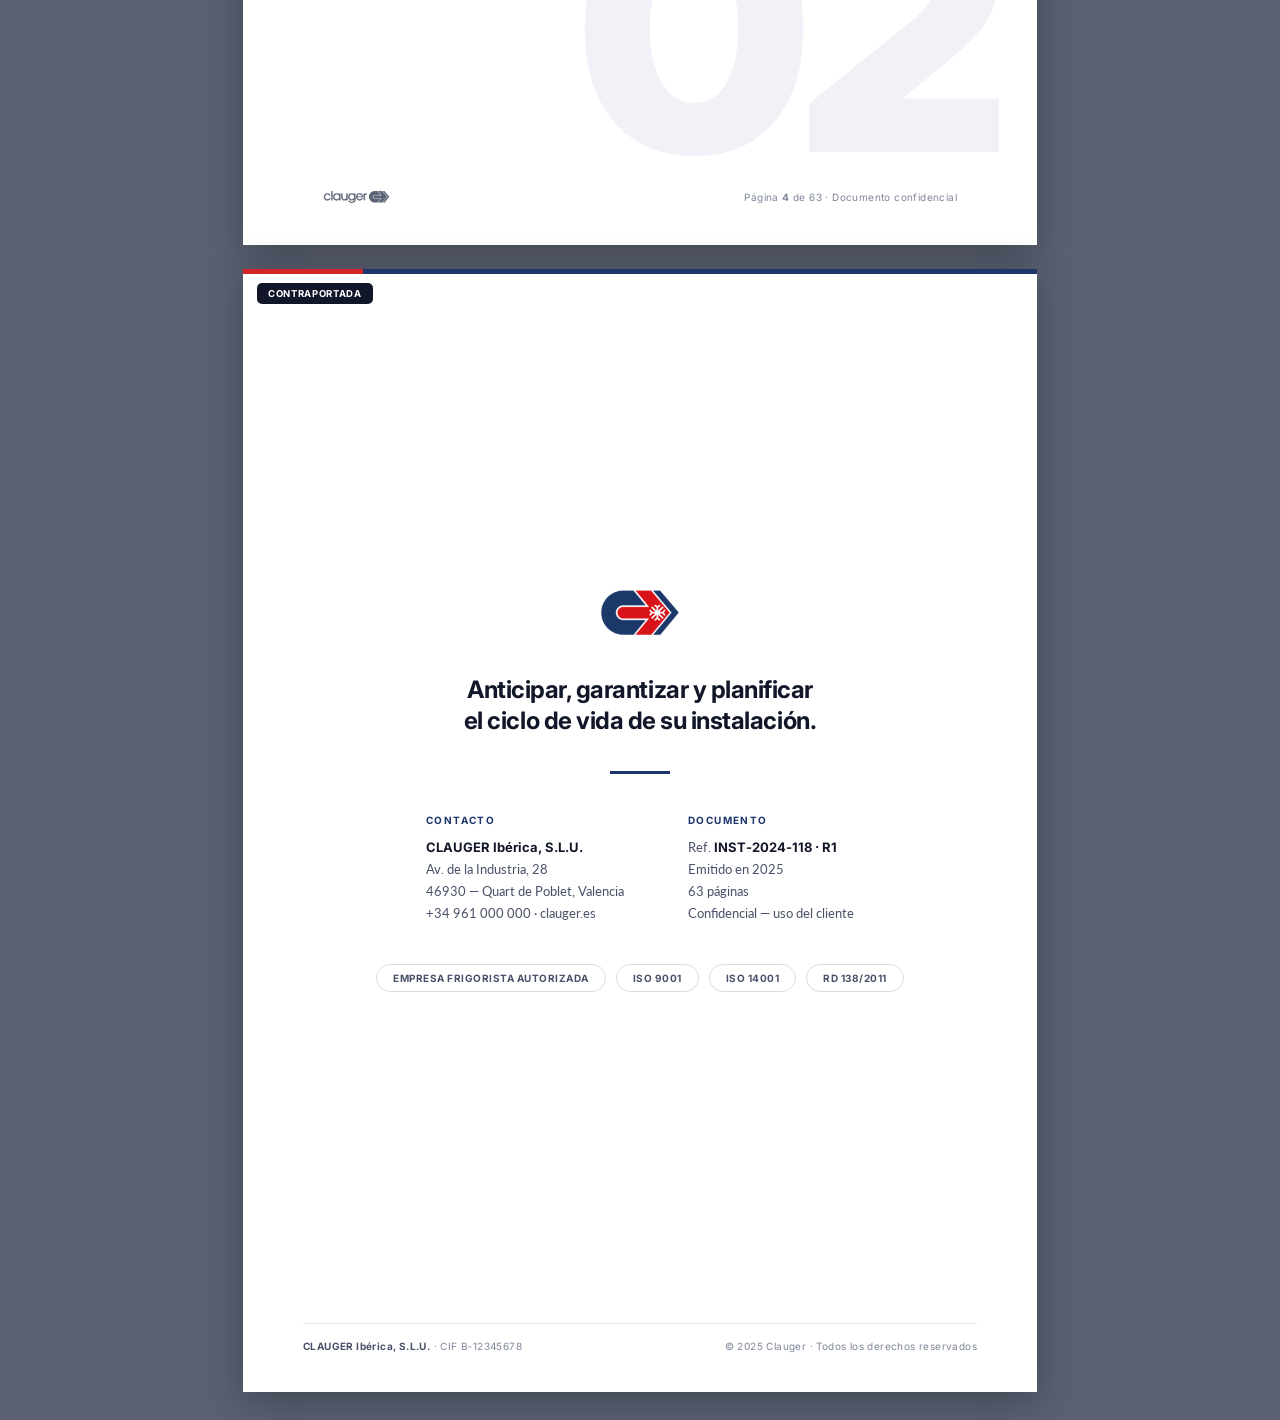
<file: design/Handoff Portadas v2/portadas-referencia.html>
<!DOCTYPE html>
<html lang="es">
<head>
<meta charset="UTF-8">
<meta name="viewport" content="width=device-width, initial-scale=1">
<title>Portadas — Rediseño claro (ahorro de tinta)</title>
<link href="https://fonts.googleapis.com/css2?family=Inter:wght@400;500;600;700;800;900&family=Lato:wght@400;700&display=swap" rel="stylesheet">
<style>
  :root{
    --navy:#111629; --bleu:#1c366c; --bleu-2:#3a5894; --rouge:#d32525;
    --ink:#111629; --ink-2:#4a5269; --ink-3:#7e859a;
    --line:#e7eaf1; --line-2:#d7dce8; --soft:#f6f7fa; --ecru:#f8f5f1;
    --ok:#1f8a4c;
    --display:'Inter',Arial,sans-serif; --body:'Lato',Arial,sans-serif;
  }
  *{box-sizing:border-box;margin:0;padding:0;}
  body{background:#5b6173;font-family:var(--body);color:var(--ink);-webkit-font-smoothing:antialiased;padding:28px 0;}
  .doc{display:flex;flex-direction:column;align-items:center;gap:24px;}

  .page{
    width:794px;min-height:1123px;background:#fff;position:relative;
    box-shadow:0 10px 40px rgba(0,0,0,.28);overflow:hidden;
    display:flex;flex-direction:column;
  }

  /* preview label (hidden on print) */
  .label{position:absolute;top:14px;left:14px;background:var(--navy);color:#fff;font-family:var(--display);
    font-size:9.5px;font-weight:700;letter-spacing:.07em;text-transform:uppercase;padding:5px 11px;border-radius:5px;z-index:9;}

  /* thin colored top rule — minimal ink, adds the "no single colour" touch */
  .topbar{display:flex;height:5px;width:100%;}
  .topbar i{display:block;height:100%;}
  .topbar .a{width:120px;background:var(--rouge);}
  .topbar .b{flex:1;background:var(--bleu);}

  h1,h2,h3{font-family:var(--display);letter-spacing:-.02em;}

  /* ════════ shared eyebrow / arrow ════════ */
  .eyebrow{font-family:var(--display);font-size:11px;font-weight:700;letter-spacing:.26em;
    text-transform:uppercase;color:var(--bleu);}
  .arrow{font-family:var(--display);font-weight:700;color:var(--bleu);line-height:1;}

  /* ════════════════ PORTADA ════════════════ */
  .cover .head{display:flex;align-items:flex-start;justify-content:space-between;padding:46px 60px 0;}
  .cover .head img{height:30px;width:auto;}
  .cover .head .meta{text-align:right;font-family:var(--display);font-size:10px;line-height:1.7;
    letter-spacing:.05em;text-transform:uppercase;color:var(--ink-3);}
  .cover .head .meta b{display:block;color:var(--ink-2);font-weight:700;font-size:11px;}

  .cover .watermark{position:absolute;top:120px;right:-70px;width:430px;opacity:.5;z-index:0;pointer-events:none;}

  .cover .body{flex:1;display:flex;flex-direction:column;justify-content:flex-end;
    padding:0 60px 0;position:relative;z-index:1;}
  .cover .eyebrow{margin-bottom:22px;}
  .cover h1{font-size:46px;font-weight:800;line-height:1.06;color:var(--navy);}
  .cover .sub{font-family:var(--body);font-size:16px;color:var(--ink-2);margin-top:16px;font-weight:400;}
  .cover .rule{display:flex;align-items:center;gap:14px;margin:32px 0 40px;}
  .cover .rule i{width:60px;height:3px;background:var(--bleu);}
  .cover .rule .arrow{font-size:20px;}

  .ccard{border:1px solid var(--line-2);border-radius:10px;padding:26px 30px;max-width:430px;background:#fff;}
  .ccard .lab{font-family:var(--display);font-size:10px;letter-spacing:.16em;text-transform:uppercase;
    color:var(--bleu);font-weight:700;margin-bottom:14px;}
  .ccard .cli{font-family:var(--display);font-size:18px;font-weight:700;color:var(--navy);}
  .ccard .adr{font-size:13px;color:var(--ink-2);line-height:1.6;margin-top:6px;}
  .ccard .foot{display:flex;gap:30px;margin-top:20px;padding-top:18px;border-top:1px solid var(--line);}
  .ccard .foot .x .kk{font-family:var(--display);font-size:9px;letter-spacing:.1em;text-transform:uppercase;color:var(--ink-3);font-weight:700;}
  .ccard .foot .x .vv{font-family:var(--display);font-size:14px;font-weight:700;color:var(--navy);margin-top:4px;}
  .ccard .foot .x .vv.ok{color:var(--ok);}

  .cover .cfoot{display:flex;justify-content:space-between;align-items:center;
    padding:18px 60px 40px;font-family:var(--display);font-size:10px;color:var(--ink-3);
    letter-spacing:.04em;margin-top:46px;}
  .cover .cfoot b{color:var(--ink-2);font-weight:700;}
  .cover .cfoot .top{border-top:1px solid var(--line);padding-top:16px;width:100%;display:flex;justify-content:space-between;}

  /* ════════════════ DIVISORIA ════════════════ */
  .divider{justify-content:center;}
  .divider .bignum{position:absolute;right:40px;bottom:90px;font-family:var(--display);font-size:340px;
    font-weight:900;line-height:.74;letter-spacing:-.04em;color:#f0f2f7;z-index:0;}
  .divider .dpad{position:relative;z-index:1;padding:0 80px;}
  .divider .eyebrow{margin-bottom:18px;font-size:12px;letter-spacing:.30em;}
  .divider h2{font-size:48px;font-weight:800;color:var(--navy);line-height:1.04;max-width:62%;}
  .divider .rule{display:flex;align-items:center;gap:14px;margin-top:30px;}
  .divider .rule i{width:70px;height:3px;background:var(--bleu);}
  .divider .rule .arrow{font-size:22px;}
  .divider .desc{font-size:14px;color:var(--ink-2);line-height:1.65;max-width:48%;margin-top:24px;}
  .divider .toc{margin-top:42px;max-width:60%;}
  .divider .toc .it{display:flex;align-items:baseline;gap:12px;padding:11px 0;border-bottom:1px solid var(--line);}
  .divider .toc .it .n{font-family:var(--display);font-size:12px;font-weight:700;color:var(--bleu);width:30px;}
  .divider .toc .it .t{font-size:13.5px;color:var(--ink);font-weight:400;}
  .divider .toc .it .pg{margin-left:auto;font-family:var(--display);font-size:12px;font-weight:700;color:var(--ink-3);}
  .divider .dfoot{position:absolute;left:80px;right:80px;bottom:40px;display:flex;justify-content:space-between;
    align-items:center;font-family:var(--display);font-size:10px;color:var(--ink-3);letter-spacing:.04em;}
  .divider .dfoot img{height:16px;}

  /* ════════════════ CONTRAPORTADA ════════════════ */
  .back{align-items:center;text-align:center;}
  .back .bpad{flex:1;display:flex;flex-direction:column;align-items:center;justify-content:center;padding:0 60px;width:100%;}
  .back .macaron{width:78px;margin-bottom:30px;}
  .back .arrow{font-size:30px;color:var(--bleu);margin-bottom:28px;}
  .back .claim{font-family:var(--display);font-size:24px;font-weight:700;color:var(--navy);
    line-height:1.3;max-width:440px;letter-spacing:-.02em;}
  .back .rule{width:60px;height:3px;background:var(--bleu);margin:34px auto;}
  .back .info{display:flex;gap:64px;justify-content:center;text-align:left;margin-top:6px;}
  .back .info .col .h{font-family:var(--display);font-size:10px;letter-spacing:.14em;text-transform:uppercase;
    color:var(--bleu);font-weight:700;margin-bottom:10px;}
  .back .info .col p{font-size:13px;color:var(--ink-2);line-height:1.7;}
  .back .info .col p b{color:var(--navy);font-family:var(--display);font-weight:700;}
  .back .certs{display:flex;gap:10px;justify-content:center;margin-top:40px;flex-wrap:wrap;}
  .back .certs .chip{font-family:var(--display);font-size:10px;font-weight:700;letter-spacing:.05em;
    text-transform:uppercase;color:var(--ink-2);border:1px solid var(--line-2);border-radius:999px;padding:7px 16px;}
  .back .bfoot{padding:22px 60px 40px;width:100%;}
  .back .bfoot .top{border-top:1px solid var(--line);padding-top:16px;display:flex;justify-content:space-between;
    font-family:var(--display);font-size:10px;color:var(--ink-3);letter-spacing:.04em;}
  .back .bfoot .top b{color:var(--ink-2);font-weight:700;}

  /* ════════════════ ÍNDICE ════════════════ */
  .idx .rh{display:flex;align-items:center;justify-content:space-between;padding:24px 60px;border-bottom:1px solid var(--line);}
  .idx .rh img{height:20px;}
  .idx .rh .m{text-align:right;font-family:var(--display);font-size:10px;line-height:1.6;letter-spacing:.04em;text-transform:uppercase;color:var(--ink-3);}
  .idx .rh .m b{display:block;color:var(--ink-2);font-weight:700;}
  .idx .ipad{flex:1;padding:46px 60px 0;}
  .idx .eyebrow{margin-bottom:8px;}
  .idx h2{font-family:var(--display);font-size:30px;font-weight:800;color:var(--navy);letter-spacing:-.02em;}
  .idx .grp{font-family:var(--display);font-size:11px;font-weight:700;letter-spacing:.12em;text-transform:uppercase;
    color:var(--bleu);margin:34px 0 6px;}
  .idx .it{display:flex;align-items:baseline;gap:12px;padding:13px 0;border-bottom:1px solid var(--line);}
  .idx .it .n{font-family:var(--display);font-size:12px;font-weight:700;color:var(--ink-3);width:30px;}
  .idx .it .t{font-size:14px;color:var(--ink);font-weight:400;}
  .idx .it .dots{flex:1;border-bottom:1px dotted var(--line-2);transform:translateY(-3px);}
  .idx .it .pg{font-family:var(--display);font-size:13px;font-weight:700;color:var(--ink-2);font-variant-numeric:tabular-nums;}
  .idx .note{margin-top:34px;font-size:12.5px;color:var(--ink-2);line-height:1.65;
    border-left:3px solid var(--bleu);padding:13px 16px;background:var(--soft);border-radius:0 6px 6px 0;}
  .idx .note b{color:var(--navy);font-family:var(--display);font-weight:700;}
  .idx .ifoot{display:flex;justify-content:space-between;align-items:center;padding:18px 60px 36px;
    margin-top:24px;font-family:var(--display);font-size:10px;color:var(--ink-3);letter-spacing:.04em;}
  .idx .ifoot .top{border-top:1px solid var(--line);padding-top:14px;width:100%;display:flex;justify-content:space-between;}
  .idx .ifoot b{color:var(--ink-2);font-weight:700;}

  @media print{
    body{background:#fff;padding:0;}
    .doc{gap:0;}
    .page{box-shadow:none;margin:0;width:210mm;min-height:297mm;page-break-after:always;}
    .label{display:none;}
    @page{size:A4;margin:0;}
  }
</style>
</head>
<body>
<div class="doc">

  <!-- ════════ PORTADA ════════ -->
  <section class="page cover" data-screen-label="Portada">
    <div class="label">Portada</div>
    <div class="topbar"><i class="a"></i><i class="b"></i></div>
    <div class="head">
      <img src="logos/clauger-color.png" alt="Clauger">
      <div class="meta"><b>INST‑2024‑118 · R1</b>Informe técnico · 2025</div>
    </div>
    <img class="watermark" src="logos/clauger-macaron-faint.png" alt="">
    <div class="body">
      <div class="eyebrow">Informe técnico reglamentario</div>
      <h1>Revisión periódica de<br>instalación frigorífica</h1>
      <div class="sub">Almacén frigorífico · Refrigerante R‑717 (NH₃) — Nivel 2</div>
      <div class="rule"><i></i><span class="arrow">↘</span></div>
      <div class="ccard">
        <div class="lab">Datos del cliente</div>
        <div class="cli">Frigoríficos del Levante, S.A.</div>
        <div class="adr">Polígono Industrial El Saler, nave 14<br>46013 — Valencia · España</div>
        <div class="foot">
          <div class="x"><div class="kk">Referencia</div><div class="vv">INST‑2024‑118 · R1</div></div>
          <div class="x"><div class="kk">Dictamen</div><div class="vv ok">Favorable</div></div>
          <div class="x"><div class="kk">Año</div><div class="vv">2025</div></div>
        </div>
      </div>
    </div>
    <div class="cfoot">
      <div class="top">
        <span><b>CLAUGER Ibérica, S.L.U.</b> · Empresa Frigorista Autorizada</span>
        <span>CIF B‑12345678 · Documento confidencial</span>
      </div>
    </div>
  </section>

  <!-- ════════ ÍNDICE ════════ -->
  <section class="page idx" data-screen-label="Índice">
    <div class="label">Índice</div>
    <div class="topbar"><i class="a"></i><i class="b"></i></div>
    <div class="rh">
      <img src="logos/clauger-color.png" alt="Clauger">
      <div class="m"><b>Informe Final · INST‑2024‑118 · R1</b>Frigoríficos del Levante, S.A.</div>
    </div>
    <div class="ipad">
      <div class="eyebrow">Contenido</div>
      <h2>Índice de documentos</h2>
      <div class="grp">Documentación general</div>
      <div class="it"><span class="n">01</span><span class="t">Acta de inspección inicial</span><span class="dots"></span><span class="pg">3</span></div>
      <div class="grp">Equipos e instalación</div>
      <div class="it"><span class="n">02</span><span class="t">Equipos a presión</span><span class="dots"></span><span class="pg">5</span></div>
      <div class="it"><span class="n">03</span><span class="t">Certificados de válvulas de seguridad</span><span class="dots"></span><span class="pg">18</span></div>
      <div class="it"><span class="n">04</span><span class="t">Certificados de detectores de fugas</span><span class="dots"></span><span class="pg">29</span></div>
      <div class="grp">Verificaciones y planificación</div>
      <div class="it"><span class="n">05</span><span class="t">Termografía del aislamiento</span><span class="dots"></span><span class="pg">38</span></div>
      <div class="it"><span class="n">06</span><span class="t">Planificación de revisiones e inspecciones</span><span class="dots"></span><span class="pg">59</span></div>
      <div class="note"><b>Resumen de la revisión.</b> Instalación de 16 años con una carga total de 3.420 kg de R‑717. Se han registrado 4 unidades compresoras, 3 recipientes y 1 intercambiador. Dictamen <b>favorable</b> con 3 no conformidades leves en seguimiento.</div>
    </div>
    <div class="ifoot">
      <div class="top">
        <span><b>CLAUGER Ibérica, S.L.U.</b> · Documento confidencial</span>
        <span>Página <b>2</b> de 63</span>
      </div>
    </div>
  </section>

  <!-- ════════ DIVISORIA DE SECCIÓN ════════ -->
  <section class="page divider" data-screen-label="Divisoria">
    <div class="label">Divisoria de sección</div>
    <div class="topbar"><i class="a"></i><i class="b"></i></div>
    <div class="bignum">02</div>
    <div class="dpad">
      <div class="eyebrow">Sección 02</div>
      <h2>Equipos a presión</h2>
      <div class="rule"><i></i><span class="arrow">↘</span></div>
      <div class="desc">Inventario y características técnicas de compresores, recipientes, intercambiadores y condensadores, con sus válvulas de seguridad. Esta sección reúne las fichas de cada equipo a presión junto con sus válvulas de seguridad asociadas.</div>
    </div>
    <div class="dfoot">
      <img src="logos/clauger-logo-grey.png" alt="Clauger">
      <span>Página <b>4</b> de 63 · Documento confidencial</span>
    </div>
  </section>

  <!-- ════════ CONTRAPORTADA ════════ -->
  <section class="page back" data-screen-label="Contraportada">
    <div class="label">Contraportada</div>
    <div class="topbar"><i class="a"></i><i class="b"></i></div>
    <div class="bpad">
      <img class="macaron" src="logos/clauger-macaron-color.png" alt="Clauger">
      <div class="claim">Anticipar, garantizar y planificar<br>el ciclo de vida de su instalación.</div>
      <div class="rule"></div>
      <div class="info">
        <div class="col">
          <div class="h">Contacto</div>
          <p><b>CLAUGER Ibérica, S.L.U.</b><br>Av. de la Industria, 28<br>46930 — Quart de Poblet, Valencia<br>+34 961 000 000 · clauger.es</p>
        </div>
        <div class="col">
          <div class="h">Documento</div>
          <p>Ref. <b>INST‑2024‑118 · R1</b><br>Emitido en 2025<br>63 páginas<br>Confidencial — uso del cliente</p>
        </div>
      </div>
      <div class="certs">
        <span class="chip">Empresa Frigorista Autorizada</span>
        <span class="chip">ISO 9001</span>
        <span class="chip">ISO 14001</span>
        <span class="chip">RD 138/2011</span>
      </div>
    </div>
    <div class="back-arrow"></div>
    <div class="bfoot">
      <div class="top">
        <span><b>CLAUGER Ibérica, S.L.U.</b> · CIF B‑12345678</span>
        <span>© 2025 Clauger · Todos los derechos reservados</span>
      </div>
    </div>
  </section>

</div>
</body>
</html>
</file>
